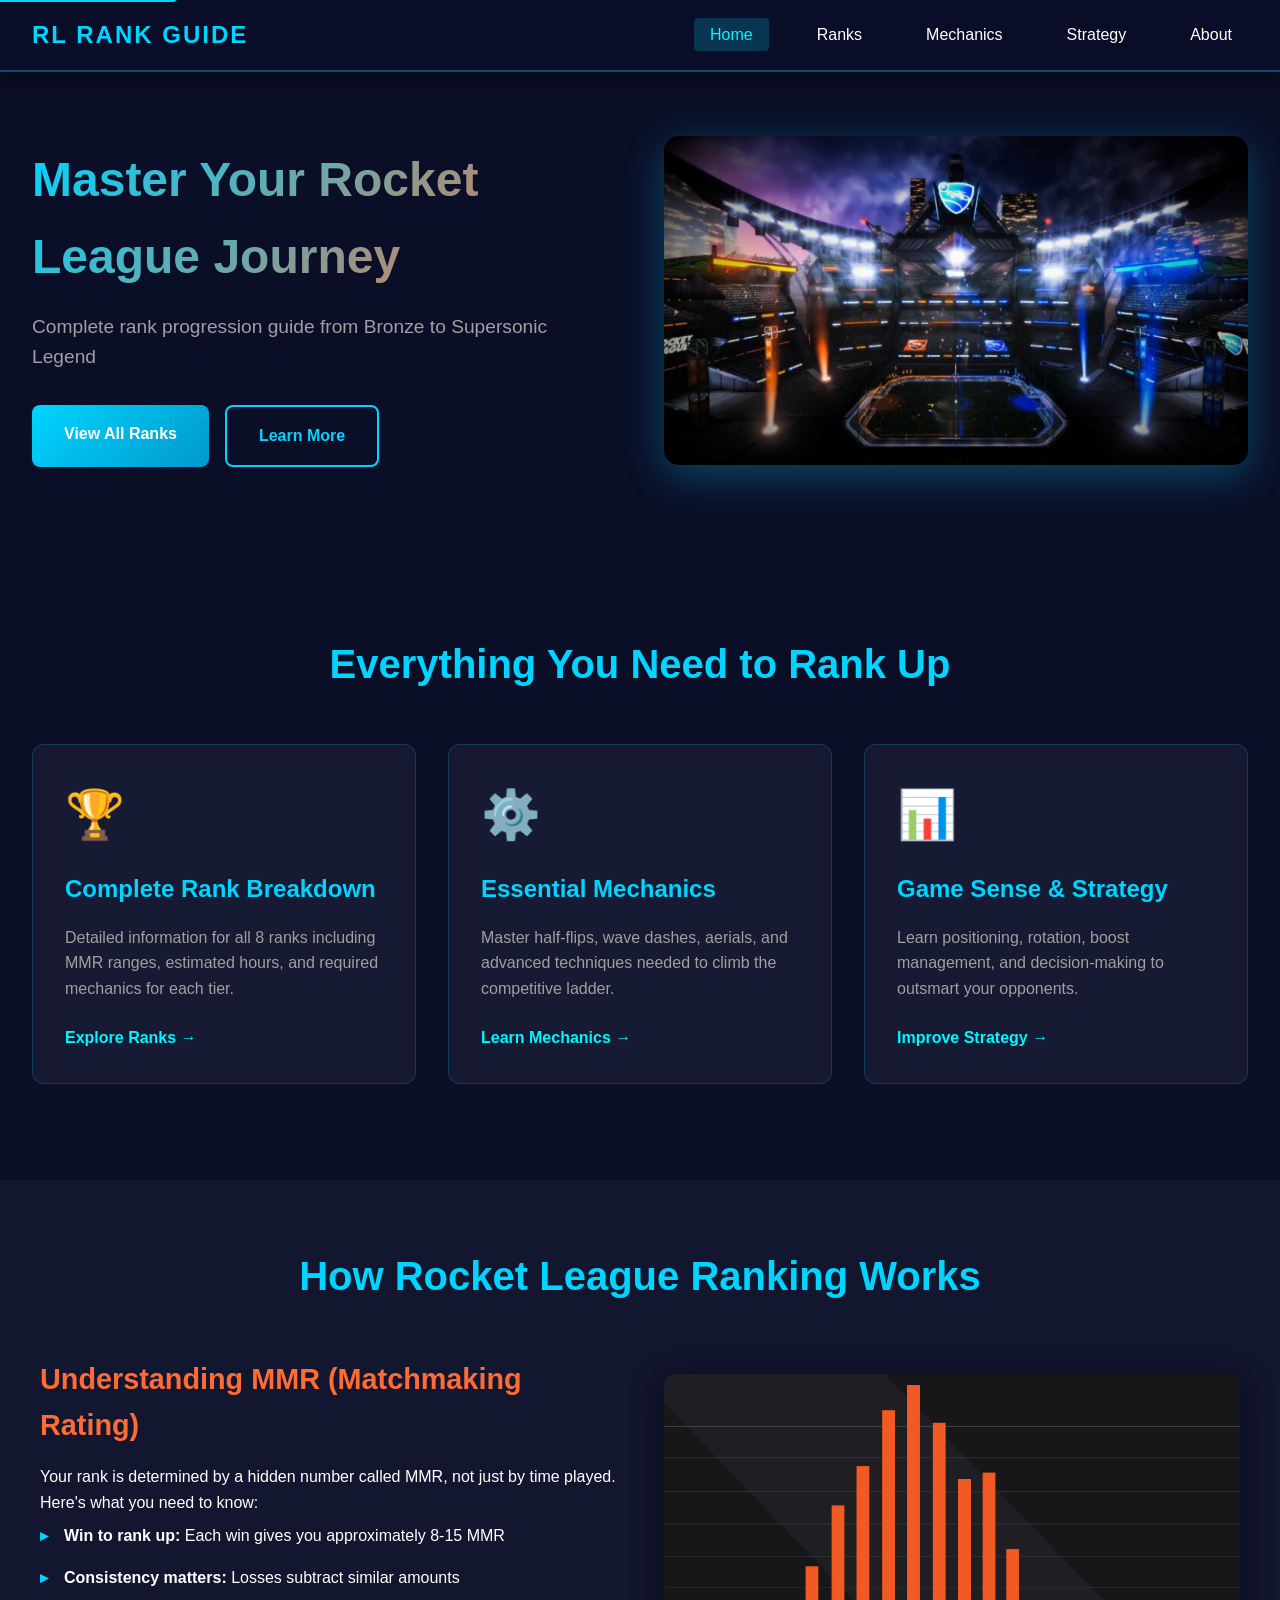
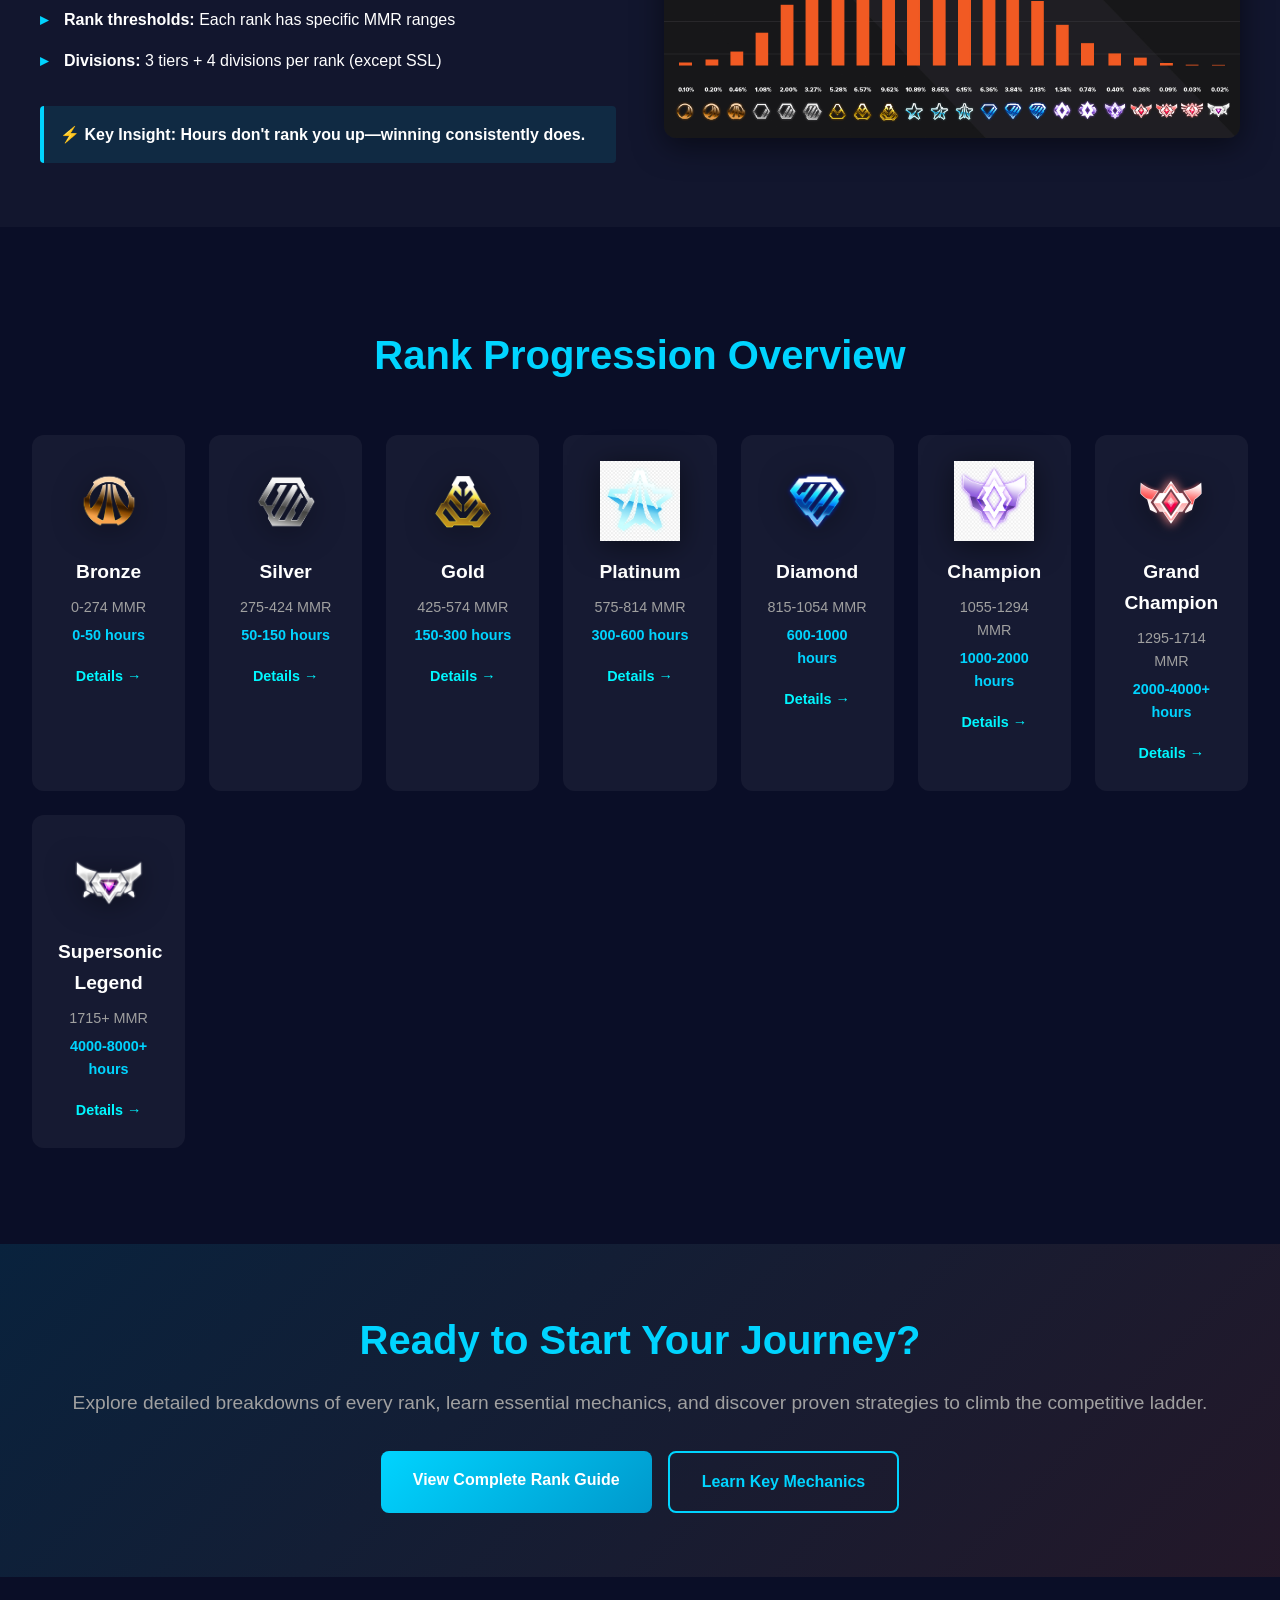
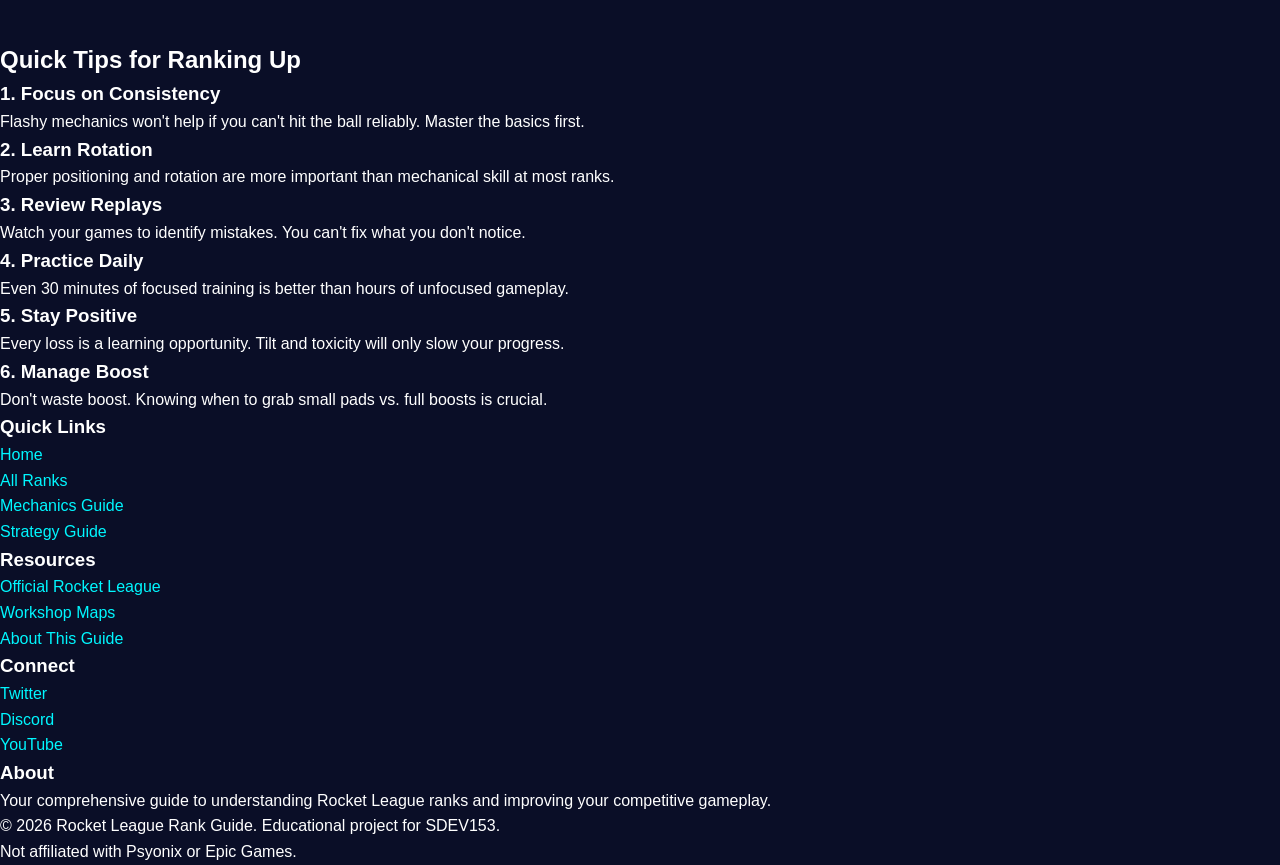
<file: index.html>
<!DOCTYPE html>
<html lang="en">
<head>
    <meta charset="UTF-8">
    <meta name="viewport" content="width=device-width, initial-scale=1.0">
    <meta name="description" content="Complete Rocket League rank progression guide from Bronze to Supersonic Legend">
    <title>Rocket League Rank Guide - Master Your Journey</title>
    <link rel="stylesheet" href="styles.css">
</head>
<body>
    <a href="#main-content" class="skip-link">Skip to main content</a>
    
    <header>
        <nav aria-label="Main navigation">
            <div class="nav-container">
                <a href="index.html" class="logo">RL Rank Guide</a>
                <button class="mobile-menu-toggle" aria-label="Toggle mobile menu" aria-expanded="false">
                    <span class="hamburger"></span>
                </button>
                <ul class="nav-menu">
                    <li><a href="index.html" class="active">Home</a></li>
                    <li><a href="ranks.html">Ranks</a></li>
                    <li><a href="mechanics.html">Mechanics</a></li>
                    <li><a href="strategy.html">Strategy</a></li>
                    <li><a href="about.html">About</a></li>
                </ul>
            </div>
        </nav>
    </header>
    
    <main id="main-content">
        <section class="hero">
            <div class="hero-content">
                <h1>Master Your Rocket League Journey</h1>
                <p class="hero-subtitle">Complete rank progression guide from Bronze to Supersonic Legend</p>
                <div class="hero-buttons">
                    <a href="ranks.html" class="btn-primary">View All Ranks</a>
                    <a href="#how-it-works" class="btn-secondary">Learn More</a>
                </div>
            </div>
            <div class="hero-image">
               <img src="images/rocket-league-arena.jpg" alt="Rocket League competitive arena with futuristic vehicles">
            </div>
        </section>

        <section class="features">
            <h2>Everything You Need to Rank Up</h2>
            <div class="features-grid">
                <div class="feature-card">
                    <div class="feature-icon">🏆</div>
                    <h3>Complete Rank Breakdown</h3>
                    <p>Detailed information for all 8 ranks including MMR ranges, estimated hours, and required mechanics for each tier.</p>
                    <a href="ranks.html" class="feature-link">Explore Ranks →</a>
                </div>
                <div class="feature-card">
                    <div class="feature-icon">⚙️</div>
                    <h3>Essential Mechanics</h3>
                    <p>Master half-flips, wave dashes, aerials, and advanced techniques needed to climb the competitive ladder.</p>
                    <a href="mechanics.html" class="feature-link">Learn Mechanics →</a>
                </div>
                <div class="feature-card">
                    <div class="feature-icon">📊</div>
                    <h3>Game Sense & Strategy</h3>
                    <p>Learn positioning, rotation, boost management, and decision-making to outsmart your opponents.</p>
                    <a href="strategy.html" class="feature-link">Improve Strategy →</a>
                </div>
            </div>
        </section>

        <section class="how-it-works" id="how-it-works">
            <h2>How Rocket League Ranking Works</h2>
            <div class="info-container">
                <div class="info-text">
                    <h3>Understanding MMR (Matchmaking Rating)</h3>
                    <p>Your rank is determined by a hidden number called MMR, not just by time played. Here's what you need to know:</p>
                    <ul>
                        <li><strong>Win to rank up:</strong> Each win gives you approximately 8-15 MMR</li>
                        <li><strong>Consistency matters:</strong> Losses subtract similar amounts</li>
                        <li><strong>Rank thresholds:</strong> Each rank has specific MMR ranges</li>
                        <li><strong>Divisions:</strong> 3 tiers + 4 divisions per rank (except SSL)</li>
                    </ul>
                    <p class="highlight">⚡ Key Insight: Hours don't rank you up—winning consistently does.</p>
                </div>
                <div class="info-visual">
                    <img src="images/mmr-distribution.jpg" alt="Visual diagram showing MMR distribution across all Rocket League ranks">
                </div>
            </div>
        </section>

        <section class="rank-overview">
            <h2>Rank Progression Overview</h2>
            <div class="rank-timeline">
                <div class="rank-item bronze">
                    <img src="images/bronze-badge.png" alt="Bronze rank badge" class="rank-badge">
                    <h3>Bronze</h3>
                    <p class="mmr">0-274 MMR</p>
                    <p class="hours">0-50 hours</p>
                    <a href="ranks.html#bronze" class="rank-link">Details →</a>
                </div>

                <div class="rank-item silver">
                    <img src="images/silver-badge.png" alt="Silver rank badge" class="rank-badge">
                    <h3>Silver</h3>
                    <p class="mmr">275-424 MMR</p>
                    <p class="hours">50-150 hours</p>
                    <a href="ranks.html#silver" class="rank-link">Details →</a>
                </div>

                <div class="rank-item gold">
                    <img src="images/gold-badge.png" alt="Gold rank badge" class="rank-badge">
                    <h3>Gold</h3>
                    <p class="mmr">425-574 MMR</p>
                    <p class="hours">150-300 hours</p>
                    <a href="ranks.html#gold" class="rank-link">Details →</a>
                </div>

                <div class="rank-item platinum">
                    <img src="images/platinum-badge.png" alt="Platinum rank badge" class="rank-badge">
                    <h3>Platinum</h3>
                    <p class="mmr">575-814 MMR</p>
                    <p class="hours">300-600 hours</p>
                    <a href="ranks.html#platinum" class="rank-link">Details →</a>
                </div>

                <div class="rank-item diamond">
                    <img src="images/diamond-badge.png" alt="Diamond rank badge" class="rank-badge">
                    <h3>Diamond</h3>
                    <p class="mmr">815-1054 MMR</p>
                    <p class="hours">600-1000 hours</p>
                    <a href="ranks.html#diamond" class="rank-link">Details →</a>
                </div>

                <div class="rank-item champion">
                    <img src="images/champion-badge.png" alt="Champion rank badge" class="rank-badge">
                    <h3>Champion</h3>
                    <p class="mmr">1055-1294 MMR</p>
                    <p class="hours">1000-2000 hours</p>
                    <a href="ranks.html#champion" class="rank-link">Details →</a>
                </div>

                <div class="rank-item gc">
                    <img src="images/gc-badge.png" alt="Grand Champion rank badge" class="rank-badge">
                    <h3>Grand Champion</h3>
                    <p class="mmr">1295-1714 MMR</p>
                    <p class="hours">2000-4000+ hours</p>
                    <a href="ranks.html#gc" class="rank-link">Details →</a>
                </div>

                <div class="rank-item ssl">
                    <img src="images/ssl-badge.png" alt="Supersonic Legend rank badge" class="rank-badge">
                    <h3>Supersonic Legend</h3>
                    <p class="mmr">1715+ MMR</p>
                    <p class="hours">4000-8000+ hours</p>
                    <a href="ranks.html#ssl" class="rank-link">Details →</a>
                </div>
            </div>
        </section>

        <section class="cta-section">
            <div class="cta-content">
                <h2>Ready to Start Your Journey?</h2>
                <p>Explore detailed breakdowns of every rank, learn essential mechanics, and discover proven strategies to climb the competitive ladder.</p>
                <div class="cta-buttons">
                    <a href="ranks.html" class="btn-primary">View Complete Rank Guide</a>
                    <a href="mechanics.html" class="btn-secondary">Learn Key Mechanics</a>
                </div>
            </div>
        </section>

        <section class="quick-tips">
            <h2>Quick Tips for Ranking Up</h2>
            <div class="tips-grid">
                <div class="tip-card">
                    <h3>1. Focus on Consistency</h3>
                    <p>Flashy mechanics won't help if you can't hit the ball reliably. Master the basics first.</p>
                </div>
                <div class="tip-card">
                    <h3>2. Learn Rotation</h3>
                    <p>Proper positioning and rotation are more important than mechanical skill at most ranks.</p>
                </div>
                <div class="tip-card">
                    <h3>3. Review Replays</h3>
                    <p>Watch your games to identify mistakes. You can't fix what you don't notice.</p>
                </div>
                <div class="tip-card">
                    <h3>4. Practice Daily</h3>
                    <p>Even 30 minutes of focused training is better than hours of unfocused gameplay.</p>
                </div>
                <div class="tip-card">
                    <h3>5. Stay Positive</h3>
                    <p>Every loss is a learning opportunity. Tilt and toxicity will only slow your progress.</p>
                </div>
                <div class="tip-card">
                    <h3>6. Manage Boost</h3>
                    <p>Don't waste boost. Knowing when to grab small pads vs. full boosts is crucial.</p>
                </div>
            </div>
        </section>
    </main>

    <footer>
        <div class="footer-content">
            <div class="footer-section">
                <h3>Quick Links</h3>
                <ul>
                    <li><a href="index.html">Home</a></li>
                    <li><a href="ranks.html">All Ranks</a></li>
                    <li><a href="mechanics.html">Mechanics Guide</a></li>
                    <li><a href="strategy.html">Strategy Guide</a></li>
                </ul>
            </div>
            <div class="footer-section">
                <h3>Resources</h3>
                <ul>
                    <li><a href="https://www.rocketleague.com" target="_blank" rel="noopener noreferrer">Official Rocket League</a></li>
                    <li><a href="https://steamcommunity.com/workshop/browse/?appid=252950" target="_blank" rel="noopener noreferrer">Workshop Maps</a></li>
                    <li><a href="about.html">About This Guide</a></li>
                </ul>
            </div>
            <div class="footer-section">
                <h3>Connect</h3>
                <ul class="social-links">
                    <li><a href="#" aria-label="Twitter">Twitter</a></li>
                    <li><a href="#" aria-label="Discord">Discord</a></li>
                    <li><a href="#" aria-label="YouTube">YouTube</a></li>
                </ul>
            </div>
            <div class="footer-section">
                <h3>About</h3>
                <p>Your comprehensive guide to understanding Rocket League ranks and improving your competitive gameplay.</p>
            </div>
        </div>
        <div class="footer-bottom">
            <p>© 2026 Rocket League Rank Guide. Educational project for SDEV153.</p>
            <p>Not affiliated with Psyonix or Epic Games.</p>
        </div>
    </footer>

    <script src="script.js"></script>
</body>
</html>
</file>
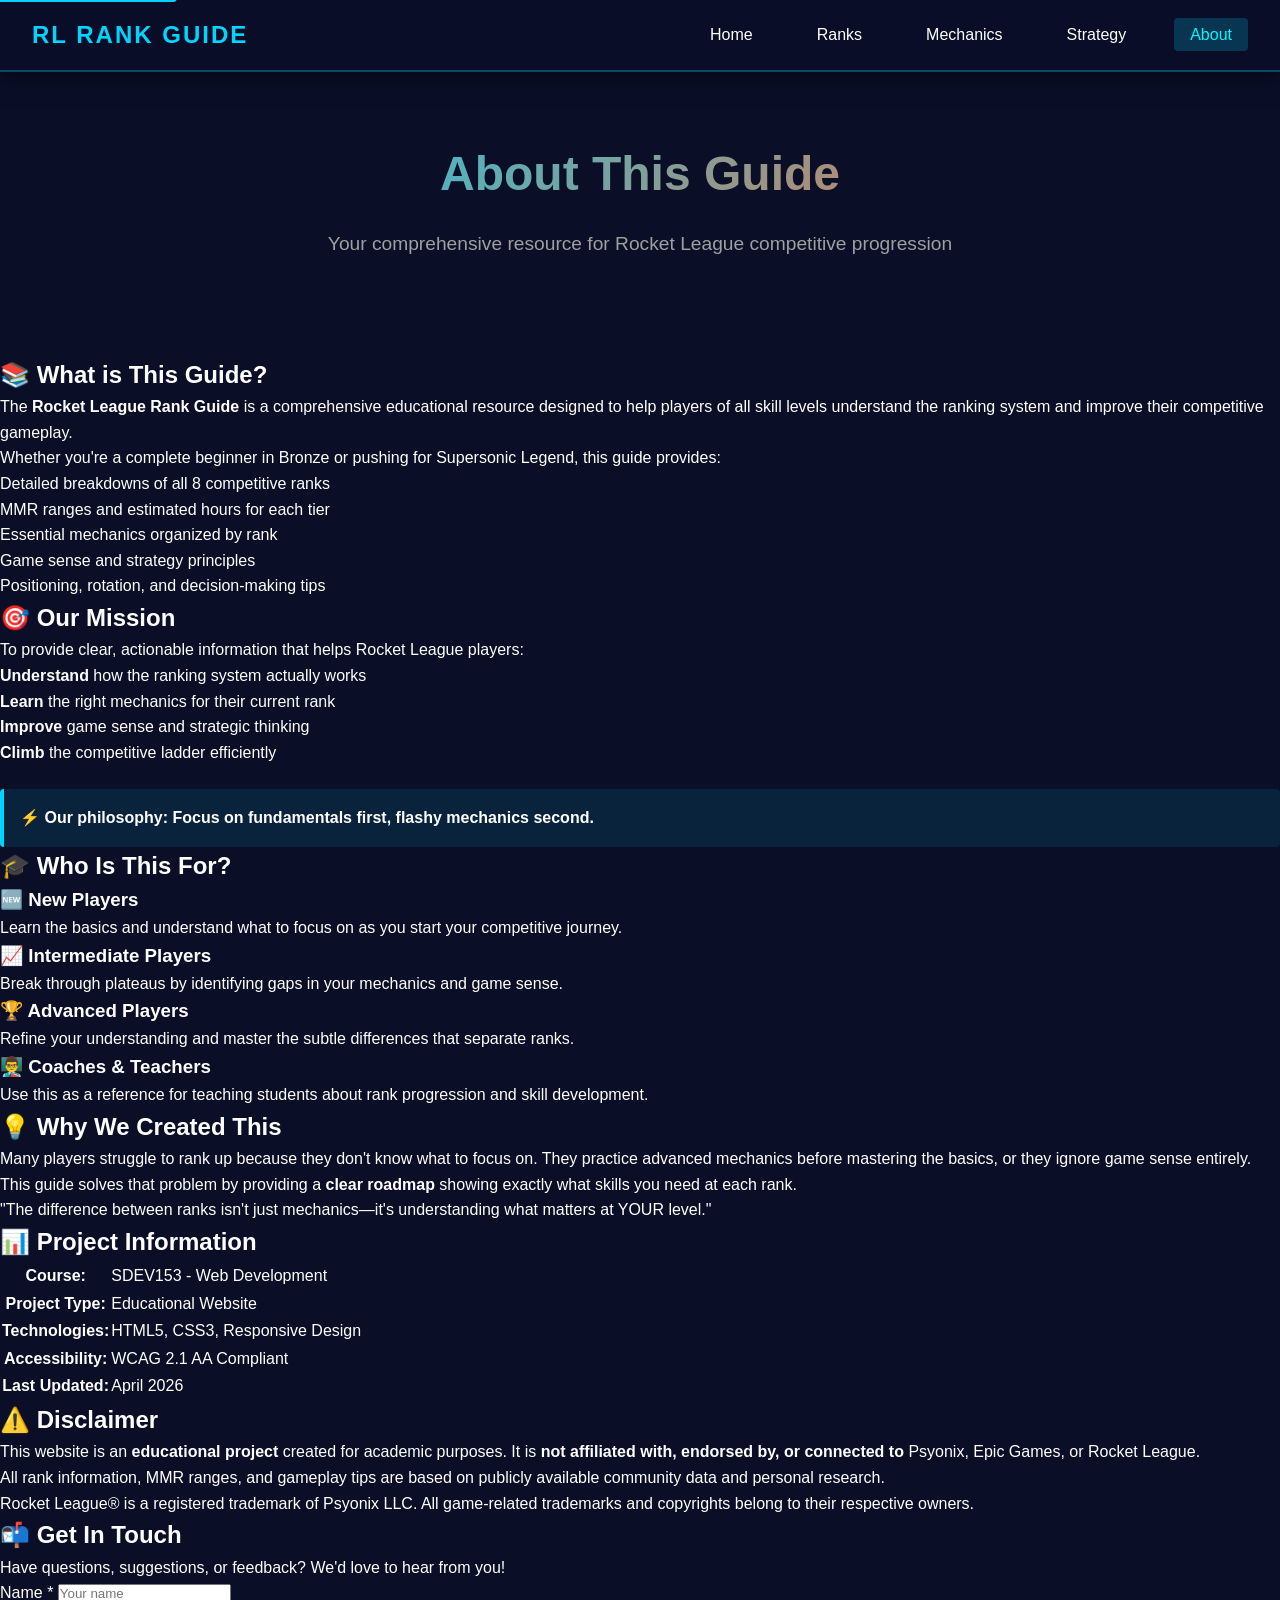
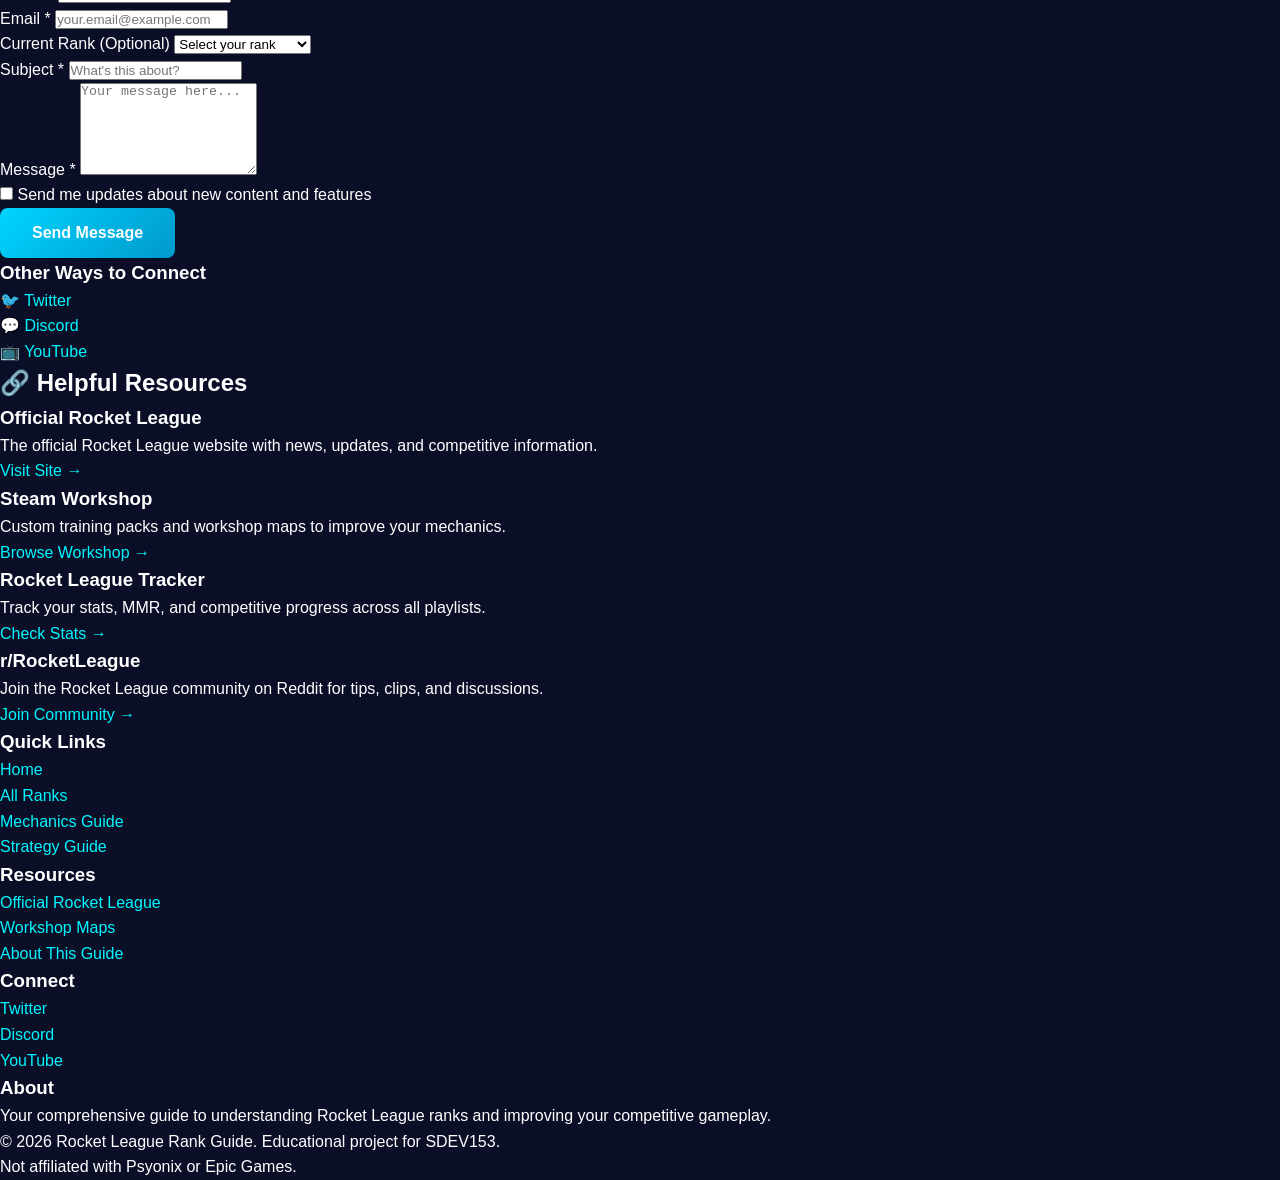
<file: about.html>
<!DOCTYPE html>
<html lang="en">
<head>
    <meta charset="UTF-8">
    <meta name="viewport" content="width=device-width, initial-scale=1.0">
    <meta name="description" content="About the Rocket League Rank Guide - Learn about this comprehensive ranking resource and get in touch">
    <title>About - Rocket League Rank Guide</title>
    <link rel="stylesheet" href="styles.css">
</head>
<body class="about-page">
    <a href="#main-content" class="skip-link">Skip to main content</a>
    
    <header>
        <nav aria-label="Main navigation">
            <div class="nav-container">
                <a href="index.html" class="logo">RL Rank Guide</a>
                <button class="mobile-menu-toggle" aria-label="Toggle mobile menu" aria-expanded="false">
                    <span class="hamburger"></span>
                </button>
                <ul class="nav-menu">
                    <li><a href="index.html">Home</a></li>
                    <li><a href="ranks.html">Ranks</a></li>
                    <li><a href="mechanics.html">Mechanics</a></li>
                    <li><a href="strategy.html">Strategy</a></li>
                    <li><a href="about.html" class="active">About</a></li>
                </ul>
            </div>
        </nav>
    </header>
    
    <main id="main-content">
        <section class="hero-section">
            <h1>About This Guide</h1>
            <p class="hero-subtitle">Your comprehensive resource for Rocket League competitive progression</p>
        </section>

        <section class="about-content">
            <div class="about-container">
                <article class="about-section">
                    <h2>📚 What is This Guide?</h2>
                    <p>The <strong>Rocket League Rank Guide</strong> is a comprehensive educational resource designed to help players of all skill levels understand the ranking system and improve their competitive gameplay.</p>
                    <p>Whether you're a complete beginner in Bronze or pushing for Supersonic Legend, this guide provides:</p>
                    <ul>
                        <li>Detailed breakdowns of all 8 competitive ranks</li>
                        <li>MMR ranges and estimated hours for each tier</li>
                        <li>Essential mechanics organized by rank</li>
                        <li>Game sense and strategy principles</li>
                        <li>Positioning, rotation, and decision-making tips</li>
                    </ul>
                </article>

                <article class="about-section">
                    <h2>🎯 Our Mission</h2>
                    <p>To provide clear, actionable information that helps Rocket League players:</p>
                    <ul>
                        <li><strong>Understand</strong> how the ranking system actually works</li>
                        <li><strong>Learn</strong> the right mechanics for their current rank</li>
                        <li><strong>Improve</strong> game sense and strategic thinking</li>
                        <li><strong>Climb</strong> the competitive ladder efficiently</li>
                    </ul>
                    <p class="highlight">⚡ Our philosophy: Focus on fundamentals first, flashy mechanics second.</p>
                </article>

                <article class="about-section">
                    <h2>🎓 Who Is This For?</h2>
                    <div class="audience-grid">
                        <div class="audience-card">
                            <h3>🆕 New Players</h3>
                            <p>Learn the basics and understand what to focus on as you start your competitive journey.</p>
                        </div>
                        <div class="audience-card">
                            <h3>📈 Intermediate Players</h3>
                            <p>Break through plateaus by identifying gaps in your mechanics and game sense.</p>
                        </div>
                        <div class="audience-card">
                            <h3>🏆 Advanced Players</h3>
                            <p>Refine your understanding and master the subtle differences that separate ranks.</p>
                        </div>
                        <div class="audience-card">
                            <h3>👨‍🏫 Coaches & Teachers</h3>
                            <p>Use this as a reference for teaching students about rank progression and skill development.</p>
                        </div>
                    </div>
                </article>

                <article class="about-section">
                    <h2>💡 Why We Created This</h2>
                    <p>Many players struggle to rank up because they don't know what to focus on. They practice advanced mechanics before mastering the basics, or they ignore game sense entirely.</p>
                    <p>This guide solves that problem by providing a <strong>clear roadmap</strong> showing exactly what skills you need at each rank.</p>
                    <blockquote class="quote">
                        "The difference between ranks isn't just mechanics—it's understanding what matters at YOUR level."
                    </blockquote>
                </article>

                <article class="about-section">
                    <h2>📊 Project Information</h2>
                    <table class="info-table">
                        <tbody>
                            <tr>
                                <th>Course:</th>
                                <td>SDEV153 - Web Development</td>
                            </tr>
                            <tr>
                                <th>Project Type:</th>
                                <td>Educational Website</td>
                            </tr>
                            <tr>
                                <th>Technologies:</th>
                                <td>HTML5, CSS3, Responsive Design</td>
                            </tr>
                            <tr>
                                <th>Accessibility:</th>
                                <td>WCAG 2.1 AA Compliant</td>
                            </tr>
                            <tr>
                                <th>Last Updated:</th>
                                <td>April 2026</td>
                            </tr>
                        </tbody>
                    </table>
                </article>

                <article class="about-section">
                    <h2>⚠️ Disclaimer</h2>
                    <p>This website is an <strong>educational project</strong> created for academic purposes. It is <strong>not affiliated with, endorsed by, or connected to</strong> Psyonix, Epic Games, or Rocket League.</p>
                    <p>All rank information, MMR ranges, and gameplay tips are based on publicly available community data and personal research.</p>
                    <p>Rocket League® is a registered trademark of Psyonix LLC. All game-related trademarks and copyrights belong to their respective owners.</p>
                </article>
            </div>
        </section>

        <!-- CONTACT FORM SECTION -->
        <section class="contact-section">
            <div class="contact-container">
                <h2>📬 Get In Touch</h2>
                <p>Have questions, suggestions, or feedback? We'd love to hear from you!</p>
                
                <form class="contact-form" action="https://formspree.io/f/YOUR_FORM_ID" method="POST">
                    <div class="form-group">
                        <label for="name">Name <span class="required">*</span></label>
                        <input type="text" id="name" name="name" required aria-required="true" placeholder="Your name">
                    </div>

                    <div class="form-group">
                        <label for="email">Email <span class="required">*</span></label>
                        <input type="email" id="email" name="email" required aria-required="true" placeholder="your.email@example.com">
                    </div>

                    <div class="form-group">
                        <label for="rank">Current Rank (Optional)</label>
                        <select id="rank" name="rank">
                            <option value="">Select your rank</option>
                            <option value="bronze">Bronze</option>
                            <option value="silver">Silver</option>
                            <option value="gold">Gold</option>
                            <option value="platinum">Platinum</option>
                            <option value="diamond">Diamond</option>
                            <option value="champion">Champion</option>
                            <option value="gc">Grand Champion</option>
                            <option value="ssl">Supersonic Legend</option>
                            <option value="unranked">Unranked</option>
                        </select>
                    </div>

                    <div class="form-group">
                        <label for="subject">Subject <span class="required">*</span></label>
                        <input type="text" id="subject" name="subject" required aria-required="true" placeholder="What's this about?">
                    </div>

                    <div class="form-group">
                        <label for="message">Message <span class="required">*</span></label>
                        <textarea id="message" name="message" rows="6" required aria-required="true" placeholder="Your message here..."></textarea>
                    </div>

                    <div class="form-group">
                        <label class="checkbox-label">
                            <input type="checkbox" name="newsletter" value="yes">
                            <span>Send me updates about new content and features</span>
                        </label>
                    </div>

                    <button type="submit" class="btn-primary">Send Message</button>
                </form>

                <div class="contact-info">
                    <h3>Other Ways to Connect</h3>
                    <ul class="social-links">
                        <li><a href="https://twitter.com" target="_blank" rel="noopener noreferrer">🐦 Twitter</a></li>
                        <li><a href="https://discord.com" target="_blank" rel="noopener noreferrer">💬 Discord</a></li>
                        <li><a href="https://youtube.com" target="_blank" rel="noopener noreferrer">📺 YouTube</a></li>
                    </ul>
                </div>
            </div>
        </section>

        <!-- RESOURCES SECTION -->
        <section class="resources-section">
            <div class="resources-container">
                <h2>🔗 Helpful Resources</h2>
                <div class="resources-grid">
                    <div class="resource-card">
                        <h3>Official Rocket League</h3>
                        <p>The official Rocket League website with news, updates, and competitive information.</p>
                        <a href="https://www.rocketleague.com" target="_blank" rel="noopener noreferrer" class="resource-link">Visit Site →</a>
                    </div>
                    <div class="resource-card">
                        <h3>Steam Workshop</h3>
                        <p>Custom training packs and workshop maps to improve your mechanics.</p>
                        <a href="https://steamcommunity.com/workshop/browse/?appid=252950" target="_blank" rel="noopener noreferrer" class="resource-link">Browse Workshop →</a>
                    </div>
                    <div class="resource-card">
                        <h3>Rocket League Tracker</h3>
                        <p>Track your stats, MMR, and competitive progress across all playlists.</p>
                        <a href="https://rocketleague.tracker.network" target="_blank" rel="noopener noreferrer" class="resource-link">Check Stats →</a>
                    </div>
                    <div class="resource-card">
                        <h3>r/RocketLeague</h3>
                        <p>Join the Rocket League community on Reddit for tips, clips, and discussions.</p>
                        <a href="https://reddit.com/r/RocketLeague" target="_blank" rel="noopener noreferrer" class="resource-link">Join Community →</a>
                    </div>
                </div>
            </div>
        </section>
    </main>

    <footer>
        <div class="footer-content">
            <div class="footer-section">
                <h3>Quick Links</h3>
                <ul>
                    <li><a href="index.html">Home</a></li>
                    <li><a href="ranks.html">All Ranks</a></li>
                    <li><a href="mechanics.html">Mechanics Guide</a></li>
                    <li><a href="strategy.html">Strategy Guide</a></li>
                </ul>
            </div>
            <div class="footer-section">
                <h3>Resources</h3>
                <ul>
                    <li><a href="https://www.rocketleague.com" target="_blank" rel="noopener noreferrer">Official Rocket League</a></li>
                    <li><a href="https://steamcommunity.com/workshop/browse/?appid=252950" target="_blank" rel="noopener noreferrer">Workshop Maps</a></li>
                    <li><a href="about.html">About This Guide</a></li>
                </ul>
            </div>
            <div class="footer-section">
                <h3>Connect</h3>
                <ul class="social-links">
                    <li><a href="#" aria-label="Twitter">Twitter</a></li>
                    <li><a href="#" aria-label="Discord">Discord</a></li>
                    <li><a href="#" aria-label="YouTube">YouTube</a></li>
                </ul>
            </div>
            <div class="footer-section">
                <h3>About</h3>
                <p>Your comprehensive guide to understanding Rocket League ranks and improving your competitive gameplay.</p>
            </div>
        </div>
        <div class="footer-bottom">
            <p>© 2026 Rocket League Rank Guide. Educational project for SDEV153.</p>
            <p>Not affiliated with Psyonix or Epic Games.</p>
        </div>
    </footer>
    
    <script src="script.js"></script>
</body>
</html>
</file>
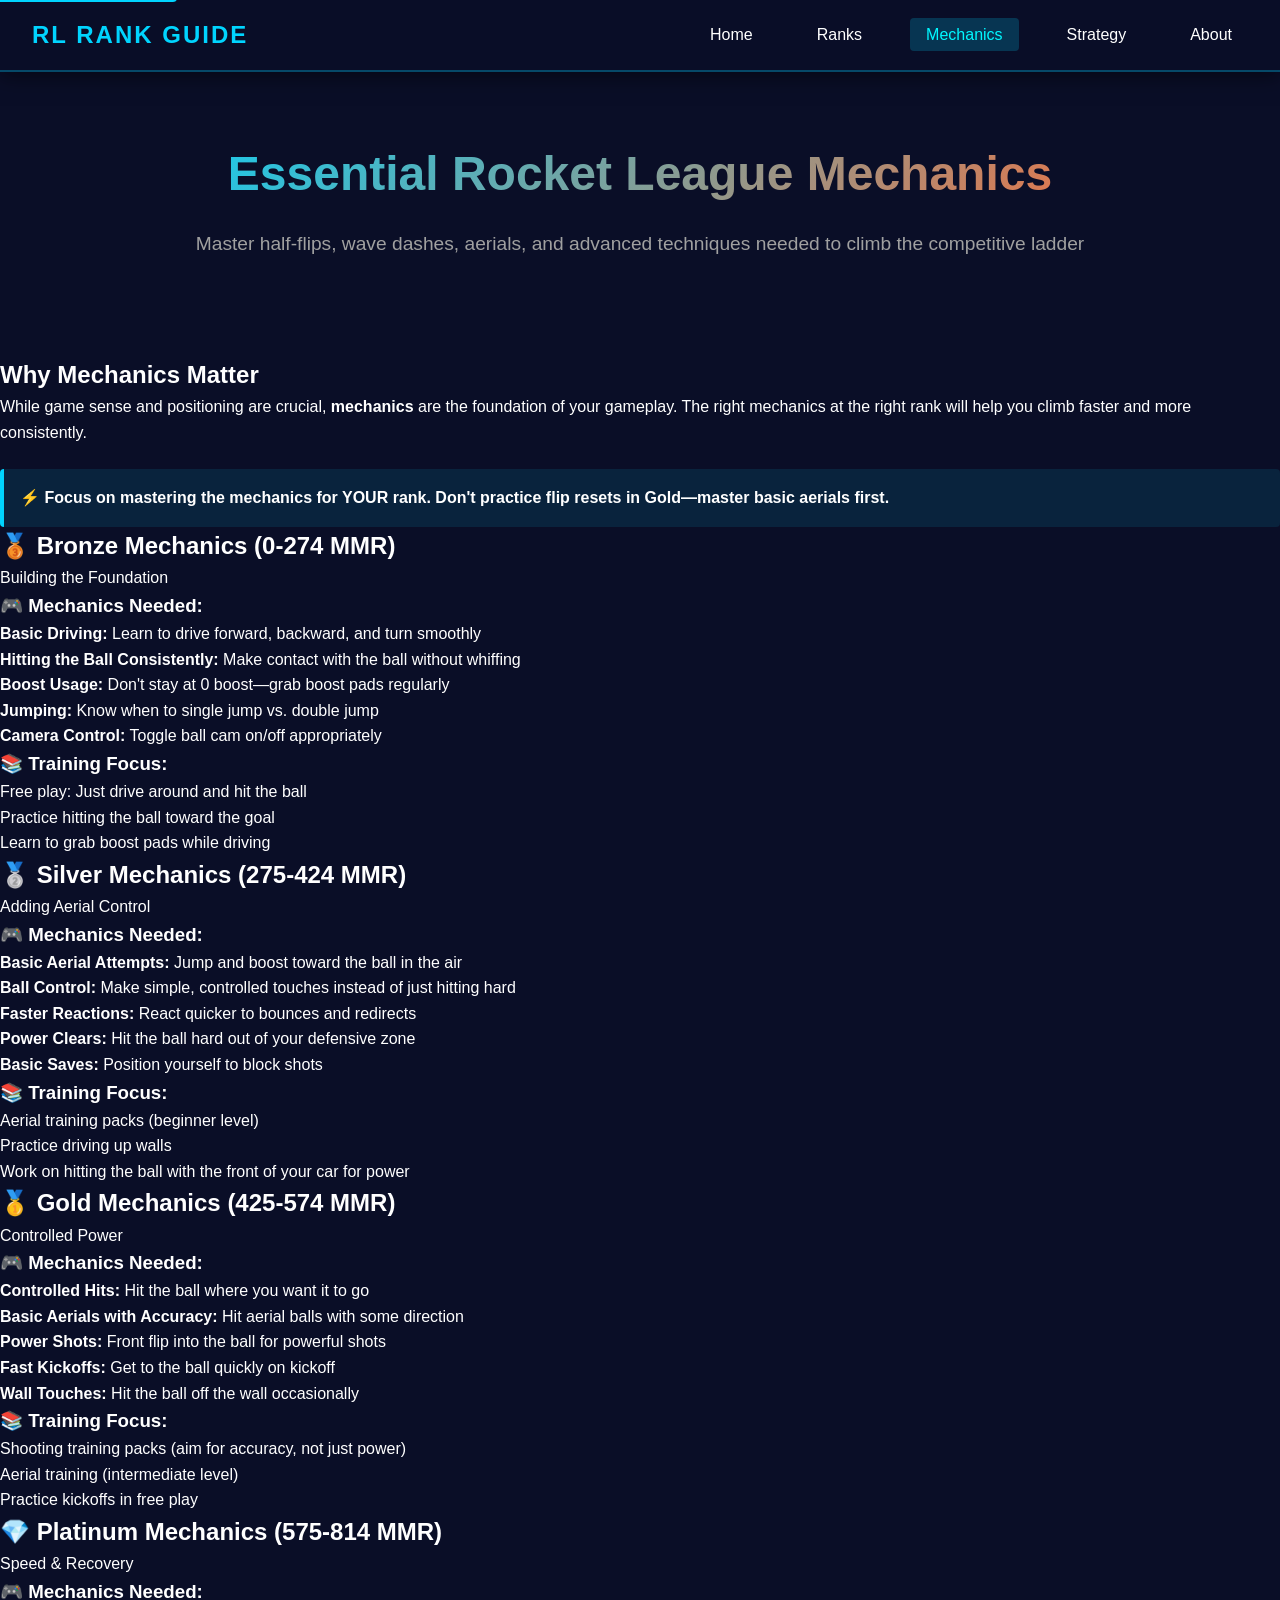
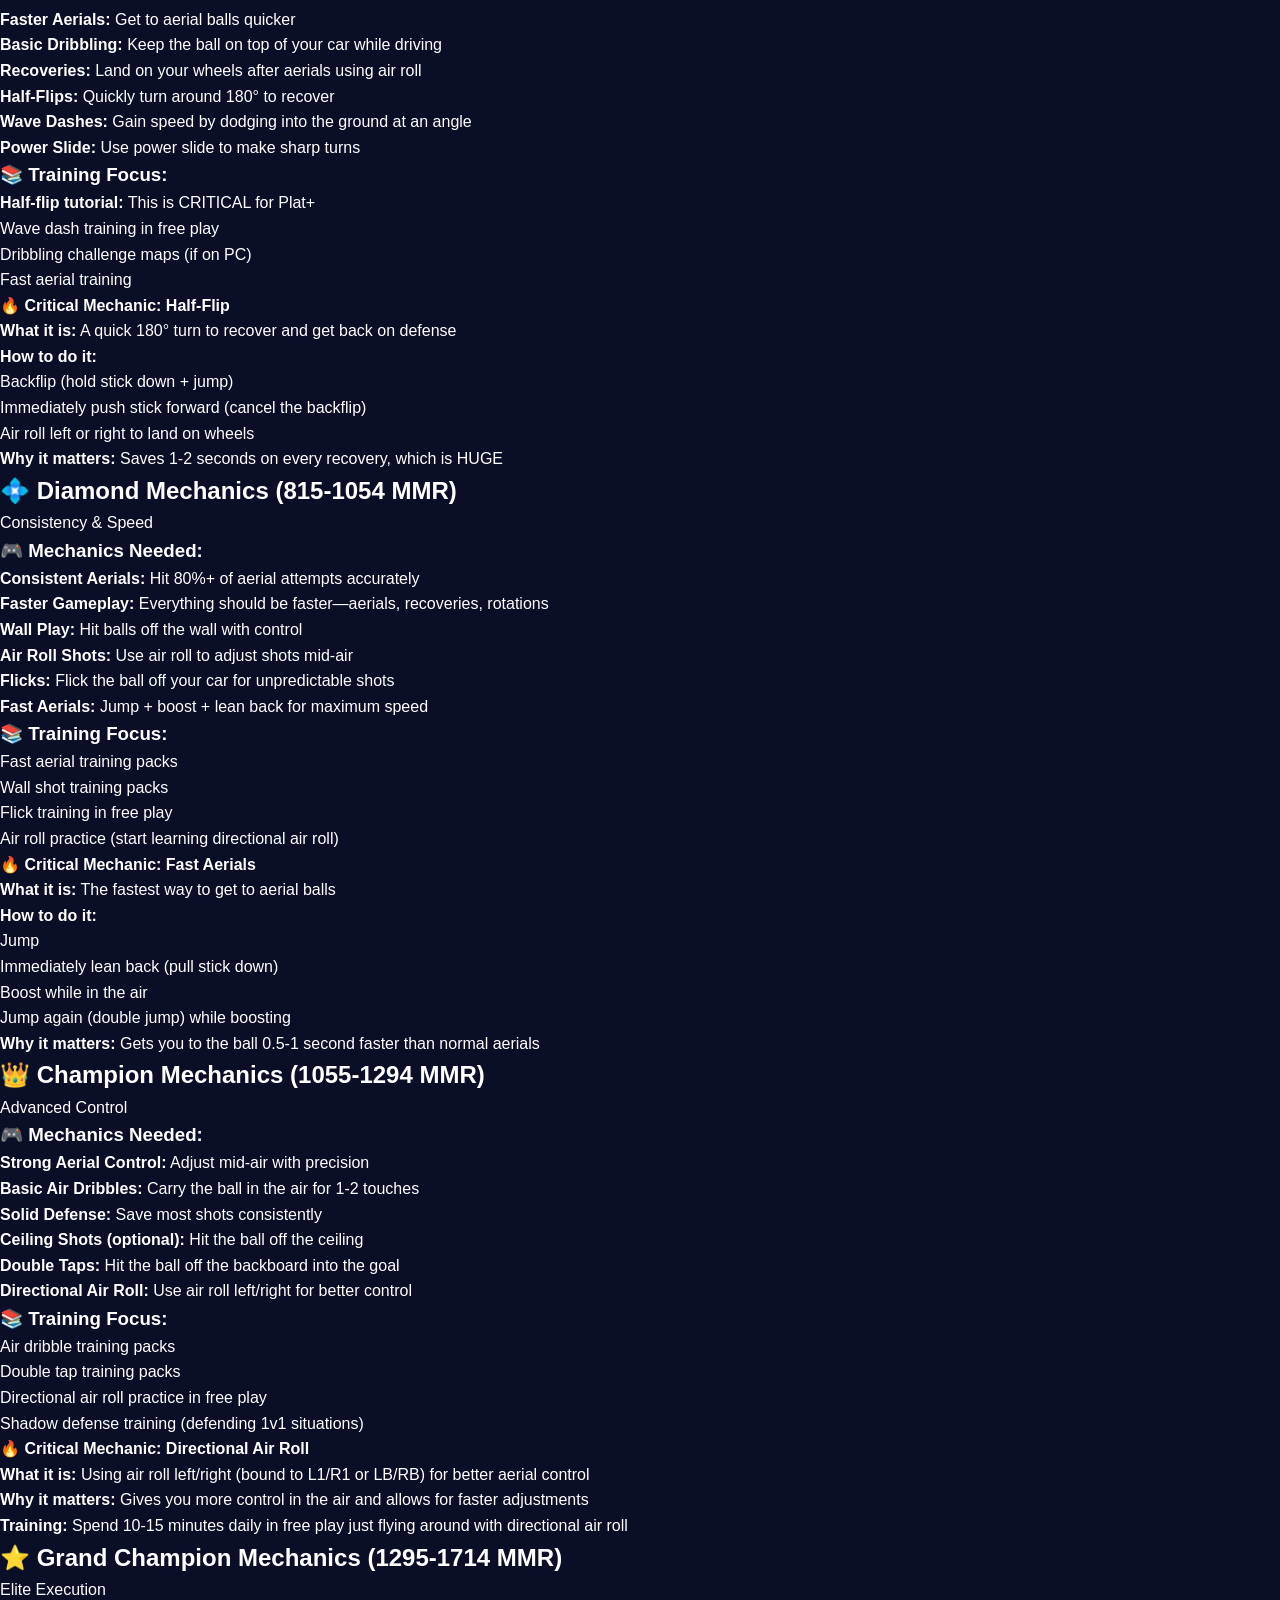
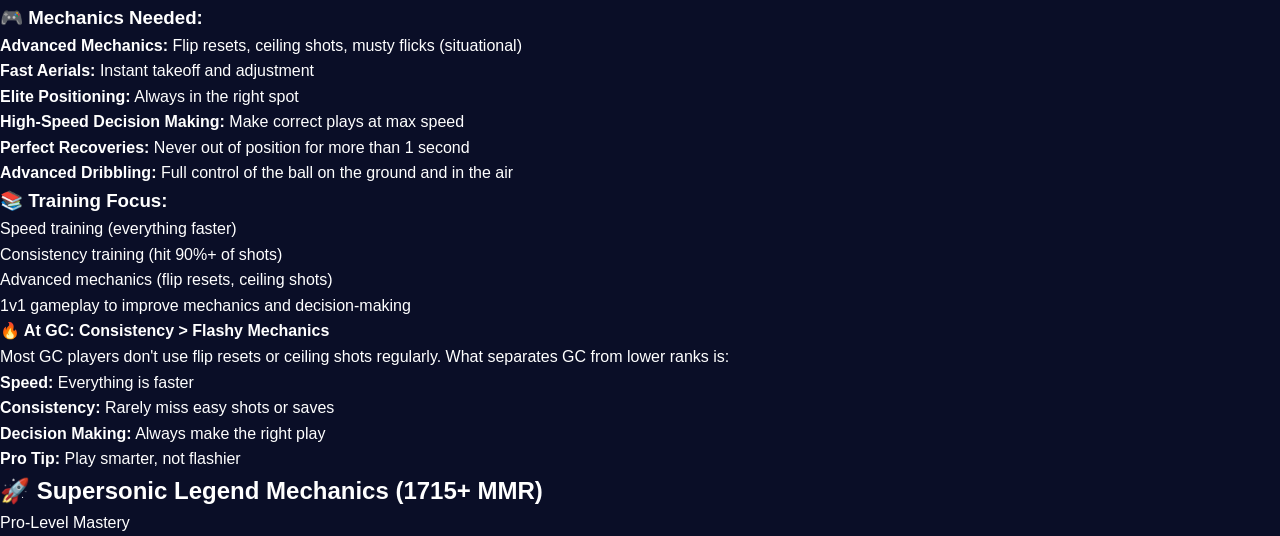
<file: mechanics.html>
<!DOCTYPE html>
<html lang="en">
<head>
    <meta charset="UTF-8">
    <meta name="viewport" content="width=device-width, initial-scale=1.0">
    <meta name="description" content="Essential Rocket League mechanics guide - Learn half-flips, wave dashes, aerials, and advanced techniques">
    <title>Essential Mechanics - Rocket League Rank Guide</title>
    <link rel="stylesheet" href="styles.css">
</head>
<body class="mechanics-page">
    <a href="#main-content" class="skip-link">Skip to main content</a>
    
    <header>
        <nav aria-label="Main navigation">
            <div class="nav-container">
                <a href="index.html" class="logo">RL Rank Guide</a>
                <button class="mobile-menu-toggle" aria-label="Toggle mobile menu" aria-expanded="false">
                    <span class="hamburger"></span>
                </button>
                <ul class="nav-menu">
                    <li><a href="index.html">Home</a></li>
                    <li><a href="ranks.html">Ranks</a></li>
                    <li><a href="mechanics.html" class="active">Mechanics</a></li>
                    <li><a href="strategy.html">Strategy</a></li>
                    <li><a href="about.html">About</a></li>
                </ul>
            </div>
        </nav>
    </header>
    
    <main id="main-content">
        <section class="hero-section">
            <h1>Essential Rocket League Mechanics</h1>
            <p class="hero-subtitle">Master half-flips, wave dashes, aerials, and advanced techniques needed to climb the competitive ladder</p>
        </section>

        <section class="mechanics-intro">
            <h2>Why Mechanics Matter</h2>
            <p>While game sense and positioning are crucial, <strong>mechanics</strong> are the foundation of your gameplay. The right mechanics at the right rank will help you climb faster and more consistently.</p>
            <p class="highlight">⚡ Focus on mastering the mechanics for YOUR rank. Don't practice flip resets in Gold—master basic aerials first.</p>
        </section>

        <!-- BRONZE MECHANICS -->
        <section class="mechanics-rank-section bronze" id="bronze">
            <div class="rank-header">
                <h2>🥉 Bronze Mechanics (0-274 MMR)</h2>
                <p class="rank-subtitle">Building the Foundation</p>
            </div>
            <div class="mechanics-content">
                <h3>🎮 Mechanics Needed:</h3>
                <ul class="mechanics-list">
                    <li><strong>Basic Driving:</strong> Learn to drive forward, backward, and turn smoothly</li>
                    <li><strong>Hitting the Ball Consistently:</strong> Make contact with the ball without whiffing</li>
                    <li><strong>Boost Usage:</strong> Don't stay at 0 boost—grab boost pads regularly</li>
                    <li><strong>Jumping:</strong> Know when to single jump vs. double jump</li>
                    <li><strong>Camera Control:</strong> Toggle ball cam on/off appropriately</li>
                </ul>
                
                <h3>📚 Training Focus:</h3>
                <ul>
                    <li>Free play: Just drive around and hit the ball</li>
                    <li>Practice hitting the ball toward the goal</li>
                    <li>Learn to grab boost pads while driving</li>
                </ul>
            </div>
        </section>

        <!-- SILVER MECHANICS -->
        <section class="mechanics-rank-section silver" id="silver">
            <div class="rank-header">
                <h2>🥈 Silver Mechanics (275-424 MMR)</h2>
                <p class="rank-subtitle">Adding Aerial Control</p>
            </div>
            <div class="mechanics-content">
                <h3>🎮 Mechanics Needed:</h3>
                <ul class="mechanics-list">
                    <li><strong>Basic Aerial Attempts:</strong> Jump and boost toward the ball in the air</li>
                    <li><strong>Ball Control:</strong> Make simple, controlled touches instead of just hitting hard</li>
                    <li><strong>Faster Reactions:</strong> React quicker to bounces and redirects</li>
                    <li><strong>Power Clears:</strong> Hit the ball hard out of your defensive zone</li>
                    <li><strong>Basic Saves:</strong> Position yourself to block shots</li>
                </ul>
                
                <h3>📚 Training Focus:</h3>
                <ul>
                    <li>Aerial training packs (beginner level)</li>
                    <li>Practice driving up walls</li>
                    <li>Work on hitting the ball with the front of your car for power</li>
                </ul>
            </div>
        </section>

        <!-- GOLD MECHANICS -->
        <section class="mechanics-rank-section gold" id="gold">
            <div class="rank-header">
                <h2>🥇 Gold Mechanics (425-574 MMR)</h2>
                <p class="rank-subtitle">Controlled Power</p>
            </div>
            <div class="mechanics-content">
                <h3>🎮 Mechanics Needed:</h3>
                <ul class="mechanics-list">
                    <li><strong>Controlled Hits:</strong> Hit the ball where you want it to go</li>
                    <li><strong>Basic Aerials with Accuracy:</strong> Hit aerial balls with some direction</li>
                    <li><strong>Power Shots:</strong> Front flip into the ball for powerful shots</li>
                    <li><strong>Fast Kickoffs:</strong> Get to the ball quickly on kickoff</li>
                    <li><strong>Wall Touches:</strong> Hit the ball off the wall occasionally</li>
                </ul>
                
                <h3>📚 Training Focus:</h3>
                <ul>
                    <li>Shooting training packs (aim for accuracy, not just power)</li>
                    <li>Aerial training (intermediate level)</li>
                    <li>Practice kickoffs in free play</li>
                </ul>
            </div>
        </section>

        <!-- PLATINUM MECHANICS -->
        <section class="mechanics-rank-section platinum" id="platinum">
            <div class="rank-header">
                <h2>💎 Platinum Mechanics (575-814 MMR)</h2>
                <p class="rank-subtitle">Speed & Recovery</p>
            </div>
            <div class="mechanics-content">
                <h3>🎮 Mechanics Needed:</h3>
                <ul class="mechanics-list">
                    <li><strong>Faster Aerials:</strong> Get to aerial balls quicker</li>
                    <li><strong>Basic Dribbling:</strong> Keep the ball on top of your car while driving</li>
                    <li><strong>Recoveries:</strong> Land on your wheels after aerials using air roll</li>
                    <li><strong>Half-Flips:</strong> Quickly turn around 180° to recover</li>
                    <li><strong>Wave Dashes:</strong> Gain speed by dodging into the ground at an angle</li>
                    <li><strong>Power Slide:</strong> Use power slide to make sharp turns</li>
                </ul>
                
                <h3>📚 Training Focus:</h3>
                <ul>
                    <li><strong>Half-flip tutorial:</strong> This is CRITICAL for Plat+</li>
                    <li>Wave dash training in free play</li>
                    <li>Dribbling challenge maps (if on PC)</li>
                    <li>Fast aerial training</li>
                </ul>

                <div class="mechanic-spotlight">
                    <h4>🔥 Critical Mechanic: Half-Flip</h4>
                    <p><strong>What it is:</strong> A quick 180° turn to recover and get back on defense</p>
                    <p><strong>How to do it:</strong></p>
                    <ol>
                        <li>Backflip (hold stick down + jump)</li>
                        <li>Immediately push stick forward (cancel the backflip)</li>
                        <li>Air roll left or right to land on wheels</li>
                    </ol>
                    <p><strong>Why it matters:</strong> Saves 1-2 seconds on every recovery, which is HUGE</p>
                </div>
            </div>
        </section>

        <!-- DIAMOND MECHANICS -->
        <section class="mechanics-rank-section diamond" id="diamond">
            <div class="rank-header">
                <h2>💠 Diamond Mechanics (815-1054 MMR)</h2>
                <p class="rank-subtitle">Consistency & Speed</p>
            </div>
            <div class="mechanics-content">
                <h3>🎮 Mechanics Needed:</h3>
                <ul class="mechanics-list">
                    <li><strong>Consistent Aerials:</strong> Hit 80%+ of aerial attempts accurately</li>
                    <li><strong>Faster Gameplay:</strong> Everything should be faster—aerials, recoveries, rotations</li>
                    <li><strong>Wall Play:</strong> Hit balls off the wall with control</li>
                    <li><strong>Air Roll Shots:</strong> Use air roll to adjust shots mid-air</li>
                    <li><strong>Flicks:</strong> Flick the ball off your car for unpredictable shots</li>
                    <li><strong>Fast Aerials:</strong> Jump + boost + lean back for maximum speed</li>
                </ul>
                
                <h3>📚 Training Focus:</h3>
                <ul>
                    <li>Fast aerial training packs</li>
                    <li>Wall shot training packs</li>
                    <li>Flick training in free play</li>
                    <li>Air roll practice (start learning directional air roll)</li>
                </ul>

                <div class="mechanic-spotlight">
                    <h4>🔥 Critical Mechanic: Fast Aerials</h4>
                    <p><strong>What it is:</strong> The fastest way to get to aerial balls</p>
                    <p><strong>How to do it:</strong></p>
                    <ol>
                        <li>Jump</li>
                        <li>Immediately lean back (pull stick down)</li>
                        <li>Boost while in the air</li>
                        <li>Jump again (double jump) while boosting</li>
                    </ol>
                    <p><strong>Why it matters:</strong> Gets you to the ball 0.5-1 second faster than normal aerials</p>
                </div>
            </div>
        </section>

        <!-- CHAMPION MECHANICS -->
        <section class="mechanics-rank-section champion" id="champion">
            <div class="rank-header">
                <h2>👑 Champion Mechanics (1055-1294 MMR)</h2>
                <p class="rank-subtitle">Advanced Control</p>
            </div>
            <div class="mechanics-content">
                <h3>🎮 Mechanics Needed:</h3>
                <ul class="mechanics-list">
                    <li><strong>Strong Aerial Control:</strong> Adjust mid-air with precision</li>
                    <li><strong>Basic Air Dribbles:</strong> Carry the ball in the air for 1-2 touches</li>
                    <li><strong>Solid Defense:</strong> Save most shots consistently</li>
                    <li><strong>Ceiling Shots (optional):</strong> Hit the ball off the ceiling</li>
                    <li><strong>Double Taps:</strong> Hit the ball off the backboard into the goal</li>
                    <li><strong>Directional Air Roll:</strong> Use air roll left/right for better control</li>
                </ul>
                
                <h3>📚 Training Focus:</h3>
                <ul>
                    <li>Air dribble training packs</li>
                    <li>Double tap training packs</li>
                    <li>Directional air roll practice in free play</li>
                    <li>Shadow defense training (defending 1v1 situations)</li>
                </ul>

                <div class="mechanic-spotlight">
                    <h4>🔥 Critical Mechanic: Directional Air Roll</h4>
                    <p><strong>What it is:</strong> Using air roll left/right (bound to L1/R1 or LB/RB) for better aerial control</p>
                    <p><strong>Why it matters:</strong> Gives you more control in the air and allows for faster adjustments</p>
                    <p><strong>Training:</strong> Spend 10-15 minutes daily in free play just flying around with directional air roll</p>
                </div>
            </div>
        </section>

        <!-- GRAND CHAMPION MECHANICS -->
        <section class="mechanics-rank-section gc" id="gc">
            <div class="rank-header">
                <h2>⭐ Grand Champion Mechanics (1295-1714 MMR)</h2>
                <p class="rank-subtitle">Elite Execution</p>
            </div>
            <div class="mechanics-content">
                <h3>🎮 Mechanics Needed:</h3>
                <ul class="mechanics-list">
                    <li><strong>Advanced Mechanics:</strong> Flip resets, ceiling shots, musty flicks (situational)</li>
                    <li><strong>Fast Aerials:</strong> Instant takeoff and adjustment</li>
                    <li><strong>Elite Positioning:</strong> Always in the right spot</li>
                    <li><strong>High-Speed Decision Making:</strong> Make correct plays at max speed</li>
                    <li><strong>Perfect Recoveries:</strong> Never out of position for more than 1 second</li>
                    <li><strong>Advanced Dribbling:</strong> Full control of the ball on the ground and in the air</li>
                </ul>
                
                <h3>📚 Training Focus:</h3>
                <ul>
                    <li>Speed training (everything faster)</li>
                    <li>Consistency training (hit 90%+ of shots)</li>
                    <li>Advanced mechanics (flip resets, ceiling shots)</li>
                    <li>1v1 gameplay to improve mechanics and decision-making</li>
                </ul>

                <div class="mechanic-spotlight">
                    <h4>🔥 At GC: Consistency > Flashy Mechanics</h4>
                    <p>Most GC players don't use flip resets or ceiling shots regularly. What separates GC from lower ranks is:</p>
                    <ul>
                        <li><strong>Speed:</strong> Everything is faster</li>
                        <li><strong>Consistency:</strong> Rarely miss easy shots or saves</li>
                        <li><strong>Decision Making:</strong> Always make the right play</li>
                    </ul>
                    <p><strong>Pro Tip:</strong> Play smarter, not flashier</p>
                </div>
            </div>
        </section>

        <!-- SUPERSONIC LEGEND MECHANICS -->
        <section class="mechanics-rank-section ssl" id="ssl">
            <div class="rank-header">
                <h2>🚀 Supersonic Legend Mechanics (1715+ MMR)</h2>
                <p class="rank-subtitle">Pro-Level Mastery</p>
            </div>
            <div class="mechanics-content">
</file>
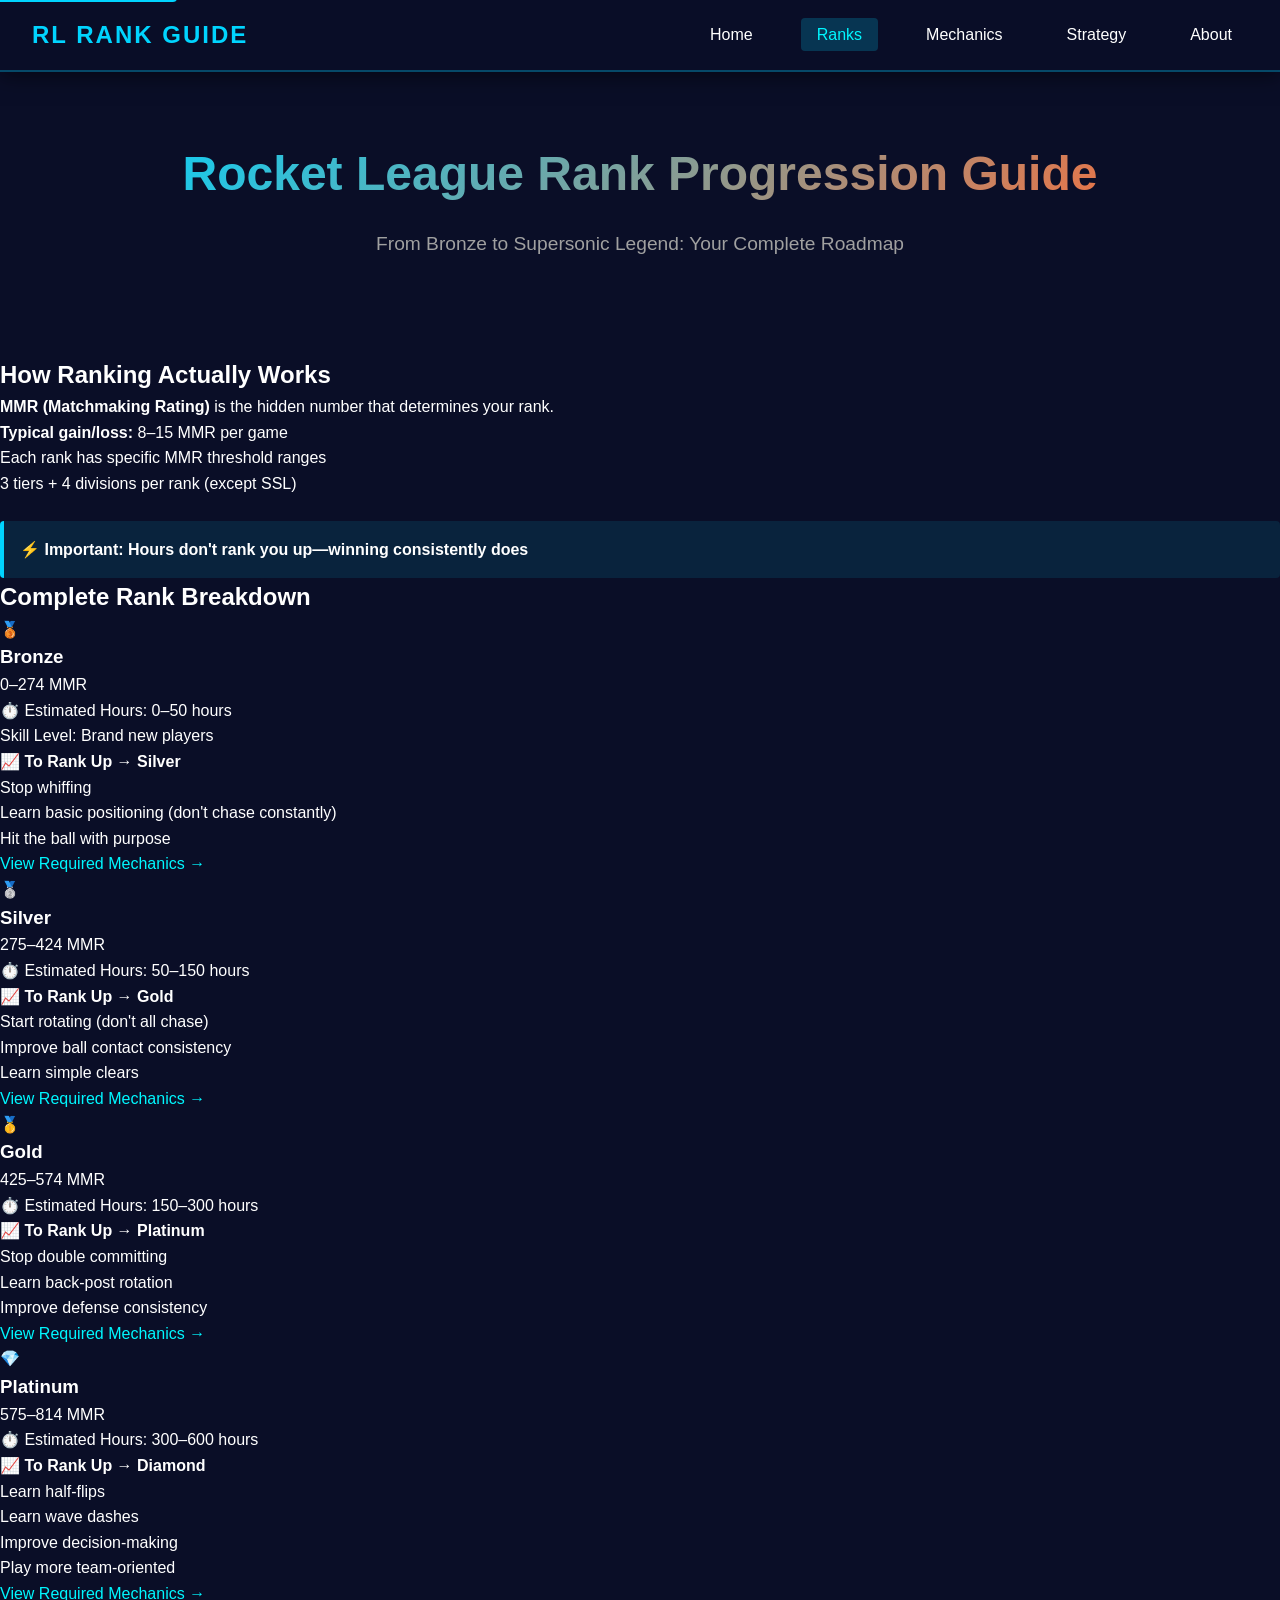
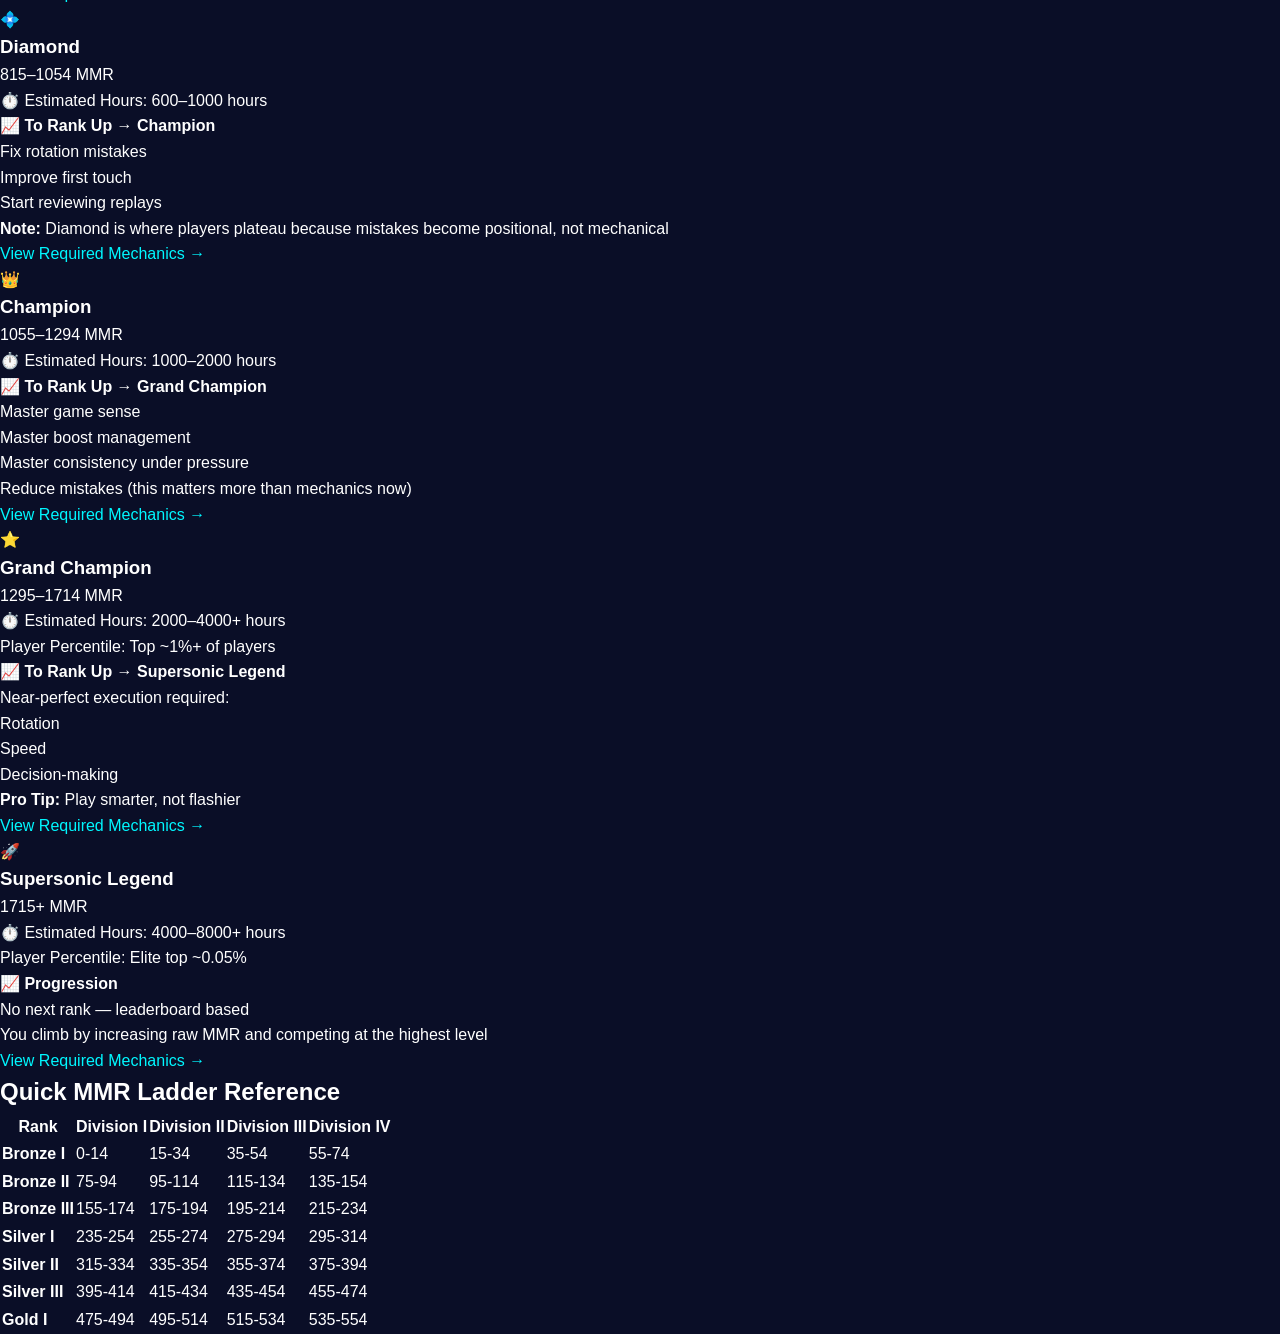
<file: ranks.html>
<!DOCTYPE html>
<html lang="en">
<head>
    <meta charset="UTF-8">
    <meta name="viewport" content="width=device-width, initial-scale=1.0">
    <meta name="description" content="Complete Rocket League rank progression guide from Bronze to Supersonic Legend with MMR ranges and estimated hours">
    <title>Rocket League Ranks Guide - Complete Breakdown</title>
    <link rel="stylesheet" href="styles.css">
</head>
<body class="ranks-page">
    <a href="#main-content" class="skip-link">Skip to main content</a>
    
    <header>
        <nav aria-label="Main navigation">
            <div class="nav-container">
                <a href="index.html" class="logo">RL Rank Guide</a>
                <button class="mobile-menu-toggle" aria-label="Toggle mobile menu" aria-expanded="false">
                    <span class="hamburger"></span>
                </button>
                <ul class="nav-menu">
                    <li><a href="index.html">Home</a></li>
                    <li><a href="ranks.html" class="active">Ranks</a></li>
                    <li><a href="mechanics.html">Mechanics</a></li>
                    <li><a href="strategy.html">Strategy</a></li>
                    <li><a href="about.html">About</a></li>
                </ul>
            </div>
        </nav>
    </header>
    
    <main id="main-content">
        <section class="hero-section">
            <h1>Rocket League Rank Progression Guide</h1>
            <p class="hero-subtitle">From Bronze to Supersonic Legend: Your Complete Roadmap</p>
        </section>

        <section class="how-ranking-works">
            <h2>How Ranking Actually Works</h2>
            <div class="ranking-info">
                <p><strong>MMR (Matchmaking Rating)</strong> is the hidden number that determines your rank.</p>
                <ul>
                    <li><strong>Typical gain/loss:</strong> 8–15 MMR per game</li>
                    <li>Each rank has specific MMR threshold ranges</li>
                    <li>3 tiers + 4 divisions per rank (except SSL)</li>
                </ul>
                <p class="highlight">⚡ Important: Hours don't rank you up—winning consistently does</p>
            </div>
        </section>

        <section class="ranks-breakdown">
            <h2>Complete Rank Breakdown</h2>

            <!-- BRONZE -->
            <article class="rank-card bronze" id="bronze">
                <div class="rank-header">
                    <div class="rank-icon">🥉</div>
                    <div class="rank-info">
                        <h3>Bronze</h3>
                        <p class="mmr-range">0–274 MMR</p>
                    </div>
                </div>
                <div class="rank-content">
                    <div class="stat-item">
                        <span class="stat-label">⏱️ Estimated Hours:</span>
                        <span class="stat-value">0–50 hours</span>
                    </div>
                    <div class="stat-item">
                        <span class="stat-label">Skill Level:</span>
                        <span class="stat-value">Brand new players</span>
                    </div>
                    <div class="rank-tips">
                        <h4>📈 To Rank Up → Silver</h4>
                        <ul>
                            <li>Stop whiffing</li>
                            <li>Learn basic positioning (don't chase constantly)</li>
                            <li>Hit the ball with purpose</li>
                        </ul>
                    </div>
                    <a href="mechanics.html#bronze" class="learn-mechanics-btn">View Required Mechanics →</a>
                </div>
            </article>

            <!-- SILVER -->
            <article class="rank-card silver" id="silver">
                <div class="rank-header">
                    <div class="rank-icon">🥈</div>
                    <div class="rank-info">
                        <h3>Silver</h3>
                        <p class="mmr-range">275–424 MMR</p>
                    </div>
                </div>
                <div class="rank-content">
                    <div class="stat-item">
                        <span class="stat-label">⏱️ Estimated Hours:</span>
                        <span class="stat-value">50–150 hours</span>
                    </div>
                    <div class="rank-tips">
                        <h4>📈 To Rank Up → Gold</h4>
                        <ul>
                            <li>Start rotating (don't all chase)</li>
                            <li>Improve ball contact consistency</li>
                            <li>Learn simple clears</li>
                        </ul>
                    </div>
                    <a href="mechanics.html#silver" class="learn-mechanics-btn">View Required Mechanics →</a>
                </div>
            </article>

            <!-- GOLD -->
            <article class="rank-card gold" id="gold">
                <div class="rank-header">
                    <div class="rank-icon">🥇</div>
                    <div class="rank-info">
                        <h3>Gold</h3>
                        <p class="mmr-range">425–574 MMR</p>
                    </div>
                </div>
                <div class="rank-content">
                    <div class="stat-item">
                        <span class="stat-label">⏱️ Estimated Hours:</span>
                        <span class="stat-value">150–300 hours</span>
                    </div>
                    <div class="rank-tips">
                        <h4>📈 To Rank Up → Platinum</h4>
                        <ul>
                            <li>Stop double committing</li>
                            <li>Learn back-post rotation</li>
                            <li>Improve defense consistency</li>
                        </ul>
                    </div>
                    <a href="mechanics.html#gold" class="learn-mechanics-btn">View Required Mechanics →</a>
                </div>
            </article>

            <!-- PLATINUM -->
            <article class="rank-card platinum" id="platinum">
                <div class="rank-header">
                    <div class="rank-icon">💎</div>
                    <div class="rank-info">
                        <h3>Platinum</h3>
                        <p class="mmr-range">575–814 MMR</p>
                    </div>
                </div>
                <div class="rank-content">
                    <div class="stat-item">
                        <span class="stat-label">⏱️ Estimated Hours:</span>
                        <span class="stat-value">300–600 hours</span>
                    </div>
                    <div class="rank-tips">
                        <h4>📈 To Rank Up → Diamond</h4>
                        <ul>
                            <li>Learn half-flips</li>
                            <li>Learn wave dashes</li>
                            <li>Improve decision-making</li>
                            <li>Play more team-oriented</li>
                        </ul>
                    </div>
                    <a href="mechanics.html#platinum" class="learn-mechanics-btn">View Required Mechanics →</a>
                </div>
            </article>

            <!-- DIAMOND -->
            <article class="rank-card diamond" id="diamond">
                <div class="rank-header">
                    <div class="rank-icon">💠</div>
                    <div class="rank-info">
                        <h3>Diamond</h3>
                        <p class="mmr-range">815–1054 MMR</p>
                    </div>
                </div>
                <div class="rank-content">
                    <div class="stat-item">
                        <span class="stat-label">⏱️ Estimated Hours:</span>
                        <span class="stat-value">600–1000 hours</span>
                    </div>
                    <div class="rank-tips">
                        <h4>📈 To Rank Up → Champion</h4>
                        <ul>
                            <li>Fix rotation mistakes</li>
                            <li>Improve first touch</li>
                            <li>Start reviewing replays</li>
                        </ul>
                        <p class="note"><strong>Note:</strong> Diamond is where players plateau because mistakes become positional, not mechanical</p>
                    </div>
                    <a href="mechanics.html#diamond" class="learn-mechanics-btn">View Required Mechanics →</a>
                </div>
            </article>

            <!-- CHAMPION -->
            <article class="rank-card champion" id="champion">
                <div class="rank-header">
                    <div class="rank-icon">👑</div>
                    <div class="rank-info">
                        <h3>Champion</h3>
                        <p class="mmr-range">1055–1294 MMR</p>
                    </div>
                </div>
                <div class="rank-content">
                    <div class="stat-item">
                        <span class="stat-label">⏱️ Estimated Hours:</span>
                        <span class="stat-value">1000–2000 hours</span>
                    </div>
                    <div class="rank-tips">
                        <h4>📈 To Rank Up → Grand Champion</h4>
                        <ul>
                            <li>Master game sense</li>
                            <li>Master boost management</li>
                            <li>Master consistency under pressure</li>
                            <li>Reduce mistakes (this matters more than mechanics now)</li>
                        </ul>
                    </div>
                    <a href="mechanics.html#champion" class="learn-mechanics-btn">View Required Mechanics →</a>
                </div>
            </article>

            <!-- GRAND CHAMPION -->
            <article class="rank-card gc" id="grand-champion">
                <div class="rank-header">
                    <div class="rank-icon">⭐</div>
                    <div class="rank-info">
                        <h3>Grand Champion</h3>
                        <p class="mmr-range">1295–1714 MMR</p>
                    </div>
                </div>
                <div class="rank-content">
                    <div class="stat-item">
                        <span class="stat-label">⏱️ Estimated Hours:</span>
                        <span class="stat-value">2000–4000+ hours</span>
                    </div>
                    <div class="stat-item">
                        <span class="stat-label">Player Percentile:</span>
                        <span class="stat-value">Top ~1%+ of players</span>
                    </div>
                    <div class="rank-tips">
                        <h4>📈 To Rank Up → Supersonic Legend</h4>
                        <p>Near-perfect execution required:</p>
                        <ul>
                            <li>Rotation</li>
                            <li>Speed</li>
                            <li>Decision-making</li>
                        </ul>
                        <p class="pro-tip"><strong>Pro Tip:</strong> Play smarter, not flashier</p>
                    </div>
                    <a href="mechanics.html#gc" class="learn-mechanics-btn">View Required Mechanics →</a>
                </div>
            </article>

            <!-- SUPERSONIC LEGEND -->
            <article class="rank-card ssl" id="supersonic-legend">
                <div class="rank-header">
                    <div class="rank-icon">🚀</div>
                    <div class="rank-info">
                        <h3>Supersonic Legend</h3>
                        <p class="mmr-range">1715+ MMR</p>
                    </div>
                </div>
                <div class="rank-content">
                    <div class="stat-item">
                        <span class="stat-label">⏱️ Estimated Hours:</span>
                        <span class="stat-value">4000–8000+ hours</span>
                    </div>
                    <div class="stat-item">
                        <span class="stat-label">Player Percentile:</span>
                        <span class="stat-value">Elite top ~0.05%</span>
                    </div>
                    <div class="rank-tips">
                        <h4>📈 Progression</h4>
                        <p>No next rank — leaderboard based</p>
                        <p>You climb by increasing raw MMR and competing at the highest level</p>
                    </div>
                    <a href="mechanics.html#ssl" class="learn-mechanics-btn">View Required Mechanics →</a>
                </div>
            </article>
        </section>

        <!-- MMR TABLE -->
        <section class="mmr-table-section">
            <h2>Quick MMR Ladder Reference</h2>
            <table class="mmr-table">
                <thead>
                    <tr>
                        <th>Rank</th>
                        <th>Division I</th>
                        <th>Division II</th>
                        <th>Division III</th>
                        <th>Division IV</th>
                    </tr>
                </thead>
                <tbody>
                    <tr>
                        <td><strong>Bronze I</strong></td>
                        <td>0-14</td>
                        <td>15-34</td>
                        <td>35-54</td>
                        <td>55-74</td>
                    </tr>
                    <tr>
                        <td><strong>Bronze II</strong></td>
                        <td>75-94</td>
                        <td>95-114</td>
                        <td>115-134</td>
                        <td>135-154</td>
                    </tr>
                    <tr>
                        <td><strong>Bronze III</strong></td>
                        <td>155-174</td>
                        <td>175-194</td>
                        <td>195-214</td>
                        <td>215-234</td>
                    </tr>
                    <tr>
                        <td><strong>Silver I</strong></td>
                        <td>235-254</td>
                        <td>255-274</td>
                        <td>275-294</td>
                        <td>295-314</td>
                    </tr>
                    <tr>
                        <td><strong>Silver II</strong></td>
                        <td>315-334</td>
                        <td>335-354</td>
                        <td>355-374</td>
                        <td>375-394</td>
                    </tr>
                    <tr>
                        <td><strong>Silver III</strong></td>
                        <td>395-414</td>
                        <td>415-434</td>
                        <td>435-454</td>
                        <td>455-474</td>
                    </tr>
                    <tr>
                        <td><strong>Gold I</strong></td>
                        <td>475-494</td>
                        <td>495-514</td>
                        <td>515-534</td>
                        <td>535-554</td>
                    </tr>
</file>
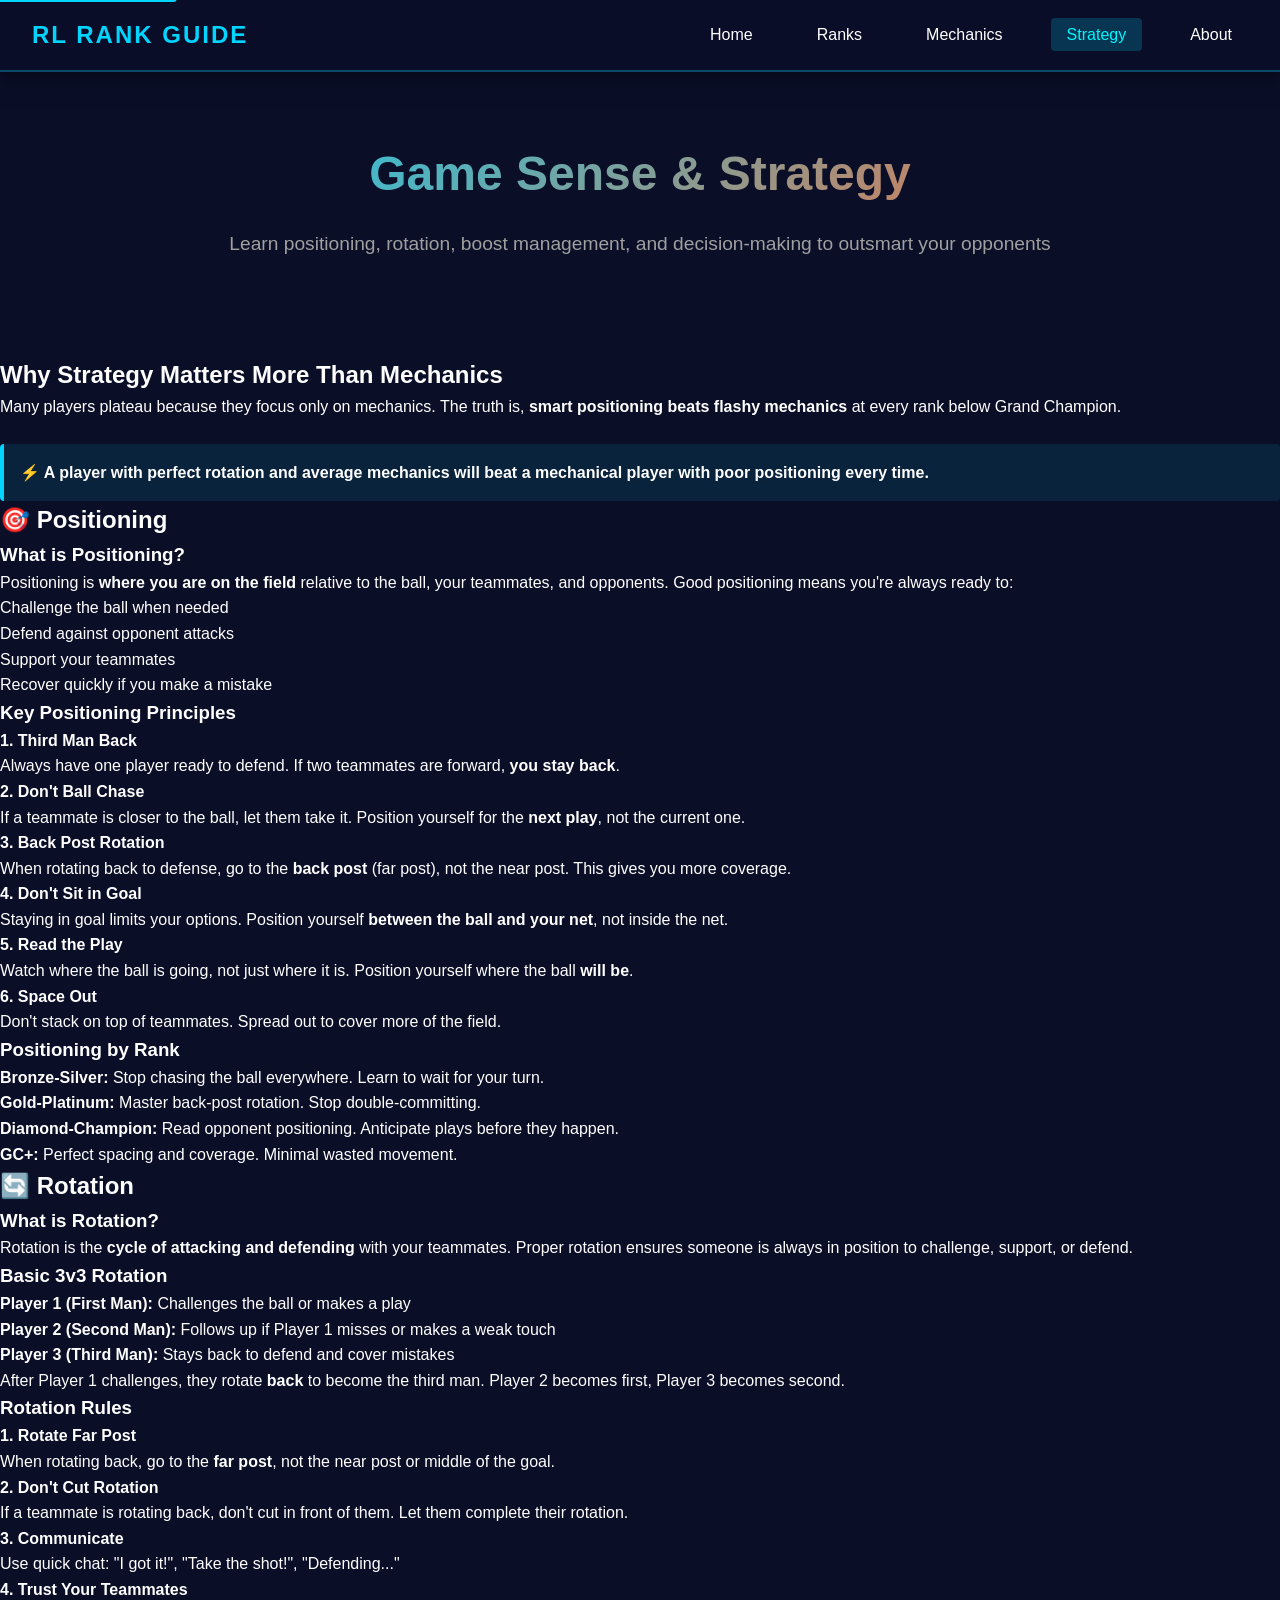
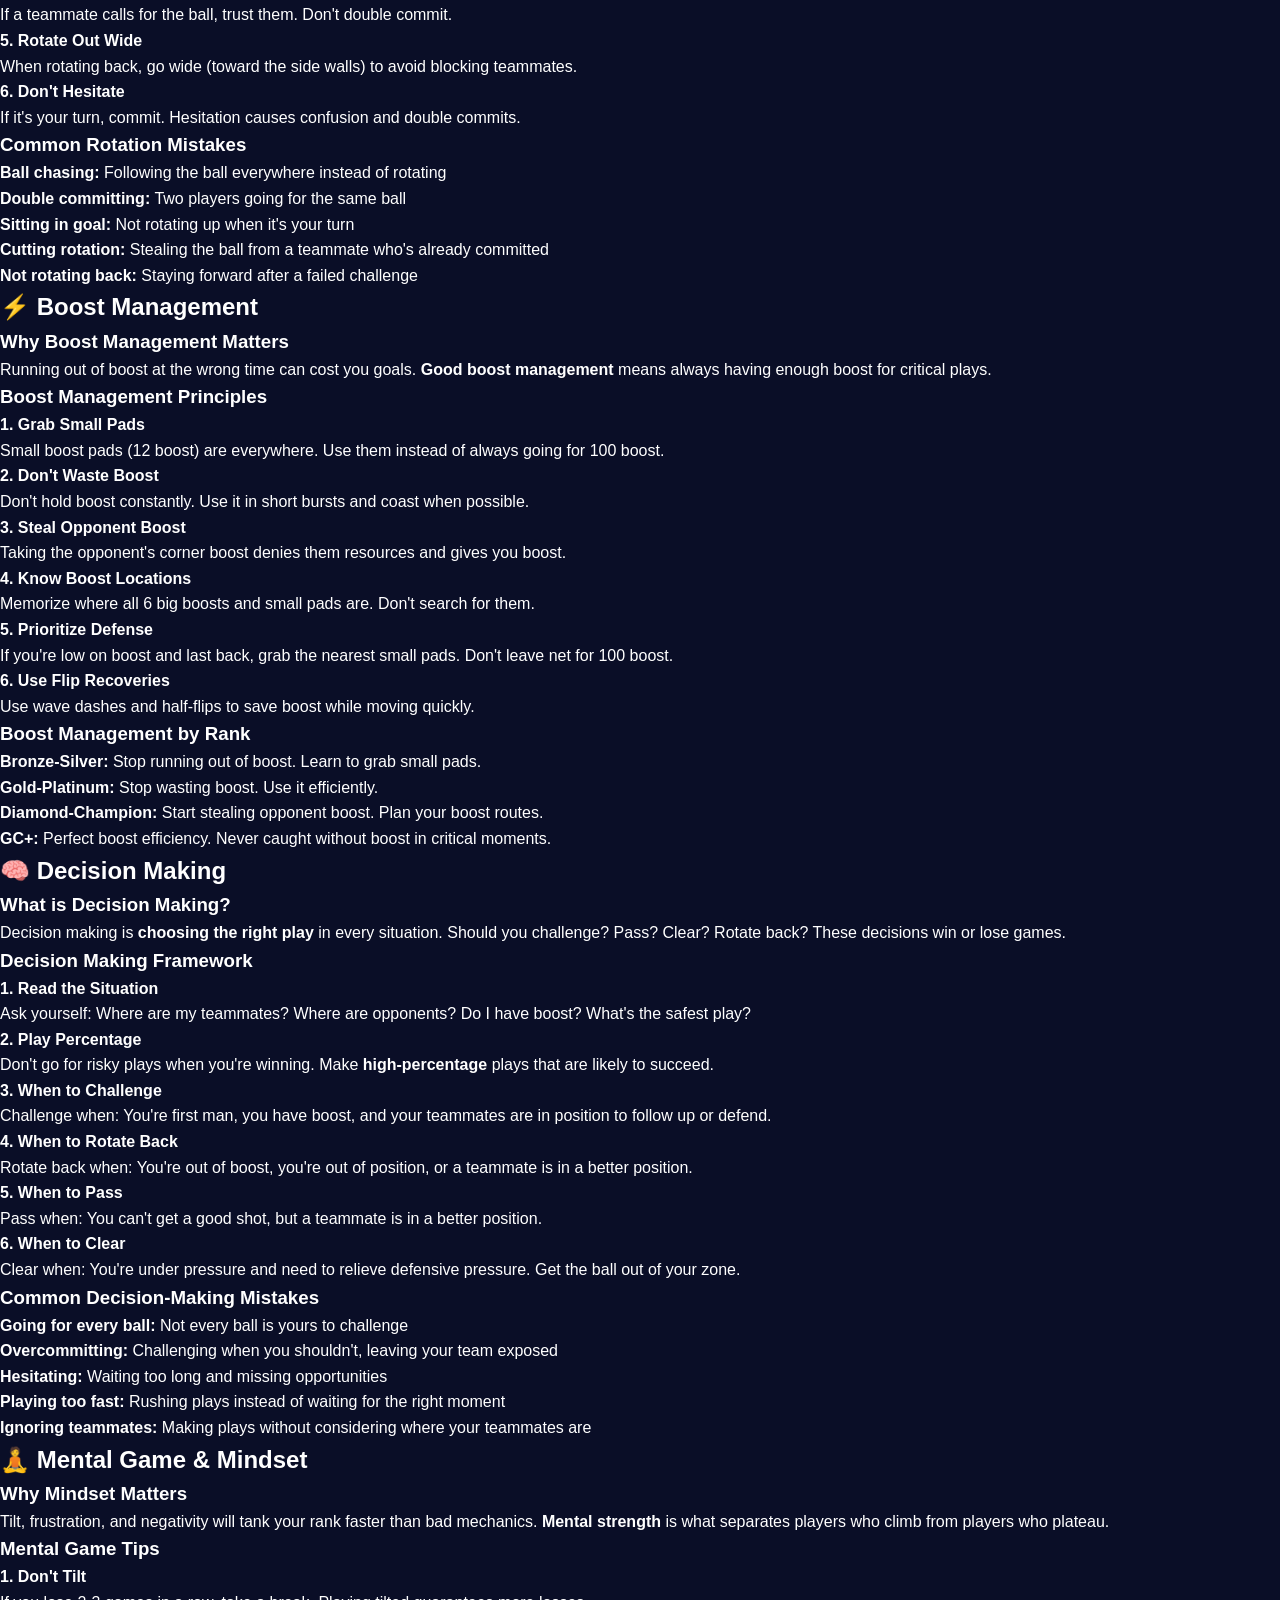
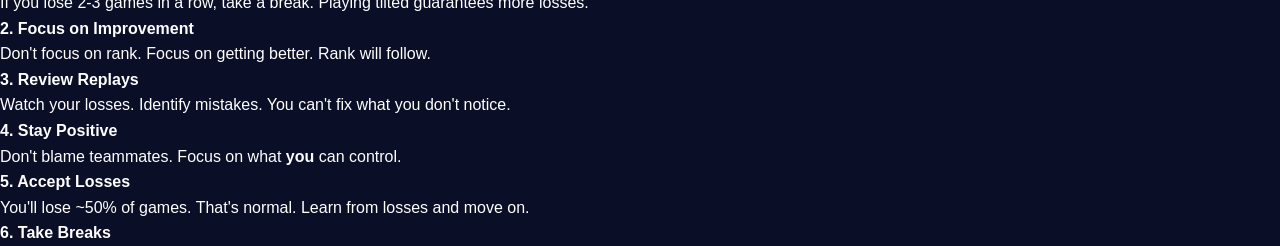
<file: strategy.html>
<!DOCTYPE html>
<html lang="en">
<head>
    <meta charset="UTF-8">
    <meta name="viewport" content="width=device-width, initial-scale=1.0">
    <meta name="description" content="Rocket League game sense and strategy guide - Learn positioning, rotation, boost management, and decision-making">
    <title>Game Sense & Strategy - Rocket League Rank Guide</title>
    <link rel="stylesheet" href="styles.css">
</head>
<body class="strategy-page">
    <a href="#main-content" class="skip-link">Skip to main content</a>
    
    <header>
        <nav aria-label="Main navigation">
            <div class="nav-container">
                <a href="index.html" class="logo">RL Rank Guide</a>
                <button class="mobile-menu-toggle" aria-label="Toggle mobile menu" aria-expanded="false">
                    <span class="hamburger"></span>
                </button>
                <ul class="nav-menu">
                    <li><a href="index.html">Home</a></li>
                    <li><a href="ranks.html">Ranks</a></li>
                    <li><a href="mechanics.html">Mechanics</a></li>
                    <li><a href="strategy.html" class="active">Strategy</a></li>
                    <li><a href="about.html">About</a></li>
                </ul>
            </div>
        </nav>
    </header>
    
    <main id="main-content">
        <section class="hero-section">
            <h1>Game Sense & Strategy</h1>
            <p class="hero-subtitle">Learn positioning, rotation, boost management, and decision-making to outsmart your opponents</p>
        </section>

        <section class="strategy-intro">
            <h2>Why Strategy Matters More Than Mechanics</h2>
            <p>Many players plateau because they focus only on mechanics. The truth is, <strong>smart positioning beats flashy mechanics</strong> at every rank below Grand Champion.</p>
            <p class="highlight">⚡ A player with perfect rotation and average mechanics will beat a mechanical player with poor positioning every time.</p>
        </section>

        <!-- POSITIONING -->
        <section class="strategy-section" id="positioning">
            <h2>🎯 Positioning</h2>
            <div class="strategy-content">
                <h3>What is Positioning?</h3>
                <p>Positioning is <strong>where you are on the field</strong> relative to the ball, your teammates, and opponents. Good positioning means you're always ready to:</p>
                <ul>
                    <li>Challenge the ball when needed</li>
                    <li>Defend against opponent attacks</li>
                    <li>Support your teammates</li>
                    <li>Recover quickly if you make a mistake</li>
                </ul>

                <h3>Key Positioning Principles</h3>
                <div class="tips-grid">
                    <div class="tip-card">
                        <h4>1. Third Man Back</h4>
                        <p>Always have one player ready to defend. If two teammates are forward, <strong>you stay back</strong>.</p>
                    </div>
                    <div class="tip-card">
                        <h4>2. Don't Ball Chase</h4>
                        <p>If a teammate is closer to the ball, let them take it. Position yourself for the <strong>next play</strong>, not the current one.</p>
                    </div>
                    <div class="tip-card">
                        <h4>3. Back Post Rotation</h4>
                        <p>When rotating back to defense, go to the <strong>back post</strong> (far post), not the near post. This gives you more coverage.</p>
                    </div>
                    <div class="tip-card">
                        <h4>4. Don't Sit in Goal</h4>
                        <p>Staying in goal limits your options. Position yourself <strong>between the ball and your net</strong>, not inside the net.</p>
                    </div>
                    <div class="tip-card">
                        <h4>5. Read the Play</h4>
                        <p>Watch where the ball is going, not just where it is. Position yourself where the ball <strong>will be</strong>.</p>
                    </div>
                    <div class="tip-card">
                        <h4>6. Space Out</h4>
                        <p>Don't stack on top of teammates. Spread out to cover more of the field.</p>
                    </div>
                </div>

                <h3>Positioning by Rank</h3>
                <ul>
                    <li><strong>Bronze-Silver:</strong> Stop chasing the ball everywhere. Learn to wait for your turn.</li>
                    <li><strong>Gold-Platinum:</strong> Master back-post rotation. Stop double-committing.</li>
                    <li><strong>Diamond-Champion:</strong> Read opponent positioning. Anticipate plays before they happen.</li>
                    <li><strong>GC+:</strong> Perfect spacing and coverage. Minimal wasted movement.</li>
                </ul>
            </div>
        </section>

        <!-- ROTATION -->
        <section class="strategy-section" id="rotation">
            <h2>🔄 Rotation</h2>
            <div class="strategy-content">
                <h3>What is Rotation?</h3>
                <p>Rotation is the <strong>cycle of attacking and defending</strong> with your teammates. Proper rotation ensures someone is always in position to challenge, support, or defend.</p>

                <h3>Basic 3v3 Rotation</h3>
                <ol>
                    <li><strong>Player 1 (First Man):</strong> Challenges the ball or makes a play</li>
                    <li><strong>Player 2 (Second Man):</strong> Follows up if Player 1 misses or makes a weak touch</li>
                    <li><strong>Player 3 (Third Man):</strong> Stays back to defend and cover mistakes</li>
                </ol>
                <p>After Player 1 challenges, they rotate <strong>back</strong> to become the third man. Player 2 becomes first, Player 3 becomes second.</p>

                <h3>Rotation Rules</h3>
                <div class="tips-grid">
                    <div class="tip-card">
                        <h4>1. Rotate Far Post</h4>
                        <p>When rotating back, go to the <strong>far post</strong>, not the near post or middle of the goal.</p>
                    </div>
                    <div class="tip-card">
                        <h4>2. Don't Cut Rotation</h4>
                        <p>If a teammate is rotating back, don't cut in front of them. Let them complete their rotation.</p>
                    </div>
                    <div class="tip-card">
                        <h4>3. Communicate</h4>
                        <p>Use quick chat: "I got it!", "Take the shot!", "Defending..."</p>
                    </div>
                    <div class="tip-card">
                        <h4>4. Trust Your Teammates</h4>
                        <p>If a teammate calls for the ball, trust them. Don't double commit.</p>
                    </div>
                    <div class="tip-card">
                        <h4>5. Rotate Out Wide</h4>
                        <p>When rotating back, go wide (toward the side walls) to avoid blocking teammates.</p>
                    </div>
                    <div class="tip-card">
                        <h4>6. Don't Hesitate</h4>
                        <p>If it's your turn, commit. Hesitation causes confusion and double commits.</p>
                    </div>
                </div>

                <h3>Common Rotation Mistakes</h3>
                <ul>
                    <li><strong>Ball chasing:</strong> Following the ball everywhere instead of rotating</li>
                    <li><strong>Double committing:</strong> Two players going for the same ball</li>
                    <li><strong>Sitting in goal:</strong> Not rotating up when it's your turn</li>
                    <li><strong>Cutting rotation:</strong> Stealing the ball from a teammate who's already committed</li>
                    <li><strong>Not rotating back:</strong> Staying forward after a failed challenge</li>
                </ul>
            </div>
        </section>

        <!-- BOOST MANAGEMENT -->
        <section class="strategy-section" id="boost-management">
            <h2>⚡ Boost Management</h2>
            <div class="strategy-content">
                <h3>Why Boost Management Matters</h3>
                <p>Running out of boost at the wrong time can cost you goals. <strong>Good boost management</strong> means always having enough boost for critical plays.</p>

                <h3>Boost Management Principles</h3>
                <div class="tips-grid">
                    <div class="tip-card">
                        <h4>1. Grab Small Pads</h4>
                        <p>Small boost pads (12 boost) are everywhere. Use them instead of always going for 100 boost.</p>
                    </div>
                    <div class="tip-card">
                        <h4>2. Don't Waste Boost</h4>
                        <p>Don't hold boost constantly. Use it in short bursts and coast when possible.</p>
                    </div>
                    <div class="tip-card">
                        <h4>3. Steal Opponent Boost</h4>
                        <p>Taking the opponent's corner boost denies them resources and gives you boost.</p>
                    </div>
                    <div class="tip-card">
                        <h4>4. Know Boost Locations</h4>
                        <p>Memorize where all 6 big boosts and small pads are. Don't search for them.</p>
                    </div>
                    <div class="tip-card">
                        <h4>5. Prioritize Defense</h4>
                        <p>If you're low on boost and last back, grab the nearest small pads. Don't leave net for 100 boost.</p>
                    </div>
                    <div class="tip-card">
                        <h4>6. Use Flip Recoveries</h4>
                        <p>Use wave dashes and half-flips to save boost while moving quickly.</p>
                    </div>
                </div>

                <h3>Boost Management by Rank</h3>
                <ul>
                    <li><strong>Bronze-Silver:</strong> Stop running out of boost. Learn to grab small pads.</li>
                    <li><strong>Gold-Platinum:</strong> Stop wasting boost. Use it efficiently.</li>
                    <li><strong>Diamond-Champion:</strong> Start stealing opponent boost. Plan your boost routes.</li>
                    <li><strong>GC+:</strong> Perfect boost efficiency. Never caught without boost in critical moments.</li>
                </ul>
            </div>
        </section>

        <!-- DECISION MAKING -->
        <section class="strategy-section" id="decision-making">
            <h2>🧠 Decision Making</h2>
            <div class="strategy-content">
                <h3>What is Decision Making?</h3>
                <p>Decision making is <strong>choosing the right play</strong> in every situation. Should you challenge? Pass? Clear? Rotate back? These decisions win or lose games.</p>

                <h3>Decision Making Framework</h3>
                <div class="tips-grid">
                    <div class="tip-card">
                        <h4>1. Read the Situation</h4>
                        <p>Ask yourself: Where are my teammates? Where are opponents? Do I have boost? What's the safest play?</p>
                    </div>
                    <div class="tip-card">
                        <h4>2. Play Percentage</h4>
                        <p>Don't go for risky plays when you're winning. Make <strong>high-percentage</strong> plays that are likely to succeed.</p>
                    </div>
                    <div class="tip-card">
                        <h4>3. When to Challenge</h4>
                        <p>Challenge when: You're first man, you have boost, and your teammates are in position to follow up or defend.</p>
                    </div>
                    <div class="tip-card">
                        <h4>4. When to Rotate Back</h4>
                        <p>Rotate back when: You're out of boost, you're out of position, or a teammate is in a better position.</p>
                    </div>
                    <div class="tip-card">
                        <h4>5. When to Pass</h4>
                        <p>Pass when: You can't get a good shot, but a teammate is in a better position.</p>
                    </div>
                    <div class="tip-card">
                        <h4>6. When to Clear</h4>
                        <p>Clear when: You're under pressure and need to relieve defensive pressure. Get the ball out of your zone.</p>
                    </div>
                </div>

                <h3>Common Decision-Making Mistakes</h3>
                <ul>
                    <li><strong>Going for every ball:</strong> Not every ball is yours to challenge</li>
                    <li><strong>Overcommitting:</strong> Challenging when you shouldn't, leaving your team exposed</li>
                    <li><strong>Hesitating:</strong> Waiting too long and missing opportunities</li>
                    <li><strong>Playing too fast:</strong> Rushing plays instead of waiting for the right moment</li>
                    <li><strong>Ignoring teammates:</strong> Making plays without considering where your teammates are</li>
                </ul>
            </div>
        </section>

        <!-- MENTAL GAME -->
        <section class="strategy-section" id="mental-game">
            <h2>🧘 Mental Game & Mindset</h2>
            <div class="strategy-content">
                <h3>Why Mindset Matters</h3>
                <p>Tilt, frustration, and negativity will tank your rank faster than bad mechanics. <strong>Mental strength</strong> is what separates players who climb from players who plateau.</p>

                <h3>Mental Game Tips</h3>
                <div class="tips-grid">
                    <div class="tip-card">
                        <h4>1. Don't Tilt</h4>
                        <p>If you lose 2-3 games in a row, take a break. Playing tilted guarantees more losses.</p>
                    </div>
                    <div class="tip-card">
                        <h4>2. Focus on Improvement</h4>
                        <p>Don't focus on rank. Focus on getting better. Rank will follow.</p>
                    </div>
                    <div class="tip-card">
                        <h4>3. Review Replays</h4>
                        <p>Watch your losses. Identify mistakes. You can't fix what you don't notice.</p>
                    </div>
                    <div class="tip-card">
                        <h4>4. Stay Positive</h4>
                        <p>Don't blame teammates. Focus on what <strong>you</strong> can control.</p>
                    </div>
                    <div class="tip-card">
                        <h4>5. Accept Losses</h4>
                        <p>You'll lose ~50% of games. That's normal. Learn from losses and move on.</p>
                    </div>
                    <div class="tip-card">
                        <h4>6. Take Breaks</h4>
                        <p
</file>
<file: styles.css>
/* ===== GLOBAL STYLES ===== */
* {
    margin: 0;
    padding: 0;
    box-sizing: border-box;
}

:root {
    --primary-color: #00d4ff;
    --secondary-color: #ff6b35;
    --dark-bg: #0a0e27;
    --darker-bg: #050814;
    --text-light: #ffffff;
    --text-muted: #a0a0a0;
    --bronze: #cd7f32;
    --silver: #c0c0c0;
    --gold: #ffd700;
    --platinum: #4a90a4;
    --diamond: #4169e1;
    --champion: #9370db;
    --gc: #dc143c;
    --ssl: #ff00ff;
}

body {
    font-family: 'Segoe UI', Tahoma, Geneva, Verdana, sans-serif;
    background-color: var(--dark-bg);
    color: var(--text-light);
    line-height: 1.6;
    min-height: 100vh;
}

/* ===== IMPROVED LINK COLORS (HIGH CONTRAST FOR ACCESSIBILITY) ===== */
a {
    color: #00f7ff; /* Bright cyan - high contrast */
    text-decoration: none;
    transition: color 0.3s ease;
}

a:visited {
    color: #b19dff; /* Light purple - visible on dark bg */
}

a:hover,
a:focus {
    color: #ffcc00; /* Bright yellow on hover */
    text-decoration: underline;
    outline: 2px solid #ffcc00;
    outline-offset: 2px;
}

/* ===== SKIP LINK (Accessibility) ===== */
.skip-link {
    position: absolute;
    top: -40px;
    left: 0;
    background: var(--primary-color);
    color: var(--dark-bg);
    padding: 8px 16px;
    text-decoration: none;
    z-index: 1000;
    border-radius: 0 0 4px 0;
}

.skip-link:focus {
    top: 0;
}

/* ===== HEADER & NAVIGATION ===== */
header {
    background: rgba(10, 14, 39, 0.95);
    backdrop-filter: blur(10px);
    border-bottom: 2px solid rgba(0, 212, 255, 0.3);
    position: sticky;
    top: 0;
    z-index: 100;
    box-shadow: 0 4px 20px rgba(0, 0, 0, 0.5);
}

.nav-container {
    max-width: 1400px;
    margin: 0 auto;
    padding: 1rem 2rem;
    display: flex;
    justify-content: space-between;
    align-items: center;
}

.logo {
    font-size: 1.5rem;
    font-weight: bold;
    color: var(--primary-color);
    text-decoration: none;
    text-transform: uppercase;
    letter-spacing: 2px;
}

.logo:hover {
    color: var(--secondary-color);
}

.mobile-menu-toggle {
    display: none;
    background: none;
    border: none;
    cursor: pointer;
    padding: 0.5rem;
}

.hamburger {
    display: block;
    width: 25px;
    height: 3px;
    background: var(--text-light);
    position: relative;
}

.hamburger::before,
.hamburger::after {
    content: '';
    position: absolute;
    width: 25px;
    height: 3px;
    background: var(--text-light);
    left: 0;
}

.hamburger::before {
    top: -8px;
}

.hamburger::after {
    bottom: -8px;
}

.nav-menu {
    display: flex;
    list-style: none;
    gap: 2rem;
}

.nav-menu a {
    color: var(--text-light);
    text-decoration: none;
    font-weight: 500;
    padding: 0.5rem 1rem;
    border-radius: 4px;
    transition: all 0.3s ease;
}

.nav-menu a:hover,
.nav-menu a:focus {
    background: rgba(0, 212, 255, 0.1);
    color: #00f7ff;
    outline: 2px solid var(--primary-color);
    outline-offset: 2px;
}

.nav-menu a.active {
    background: rgba(0, 212, 255, 0.2);
    color: #00f7ff;
}

/* ===== HERO SECTION ===== */
.hero {
    display: grid;
    grid-template-columns: 1fr 1fr;
    gap: 3rem;
    max-width: 1400px;
    margin: 0 auto;
    padding: 4rem 2rem;
    align-items: center;
}

.hero-content h1 {
    font-size: 3rem;
    margin-bottom: 1rem;
    background: linear-gradient(135deg, var(--primary-color), var(--secondary-color));
    -webkit-background-clip: text;
    -webkit-text-fill-color: transparent;
    background-clip: text;
}

.hero-subtitle {
    font-size: 1.2rem;
    color: var(--text-muted);
    margin-bottom: 2rem;
}

.hero-buttons {
    display: flex;
    gap: 1rem;
    flex-wrap: wrap;
}

.btn-primary,
.btn-secondary {
    padding: 1rem 2rem;
    border-radius: 8px;
    text-decoration: none;
    font-weight: bold;
    font-size: 1rem;
    transition: all 0.3s ease;
    display: inline-block;
    text-align: center;
}

.btn-primary {
    background: linear-gradient(135deg, var(--primary-color), #0099cc);
    color: var(--text-light);
    border: none;
}

.btn-primary:hover,
.btn-primary:focus {
    transform: translateY(-3px);
    box-shadow: 0 8px 25px rgba(0, 212, 255, 0.4);
    outline: 2px solid var(--primary-color);
    outline-offset: 2px;
}

.btn-secondary {
    background: transparent;
    color: var(--primary-color);
    border: 2px solid var(--primary-color);
}

.btn-secondary:hover,
.btn-secondary:focus {
    background: rgba(0, 212, 255, 0.1);
    transform: translateY(-3px);
    outline: 2px solid var(--primary-color);
    outline-offset: 2px;
}

.hero-image {
    position: relative;
}

.hero-image img {
    width: 100%;
    height: auto;
    border-radius: 15px;
    box-shadow: 0 10px 40px rgba(0, 212, 255, 0.3);
}

/* ===== HERO SECTION (Alternative for other pages) ===== */
.hero-section {
    text-align: center;
    padding: 4rem 2rem;
    max-width: 1200px;
    margin: 0 auto;
}

.hero-section h1 {
    font-size: 3rem;
    margin-bottom: 1rem;
    background: linear-gradient(135deg, var(--primary-color), var(--secondary-color));
    -webkit-background-clip: text;
    -webkit-text-fill-color: transparent;
    background-clip: text;
}

/* ===== FEATURES SECTION ===== */
.features {
    max-width: 1400px;
    margin: 4rem auto;
    padding: 2rem;
}

.features h2 {
    text-align: center;
    font-size: 2.5rem;
    margin-bottom: 3rem;
    color: var(--primary-color);
}

.features-grid {
    display: grid;
    grid-template-columns: repeat(auto-fit, minmax(280px, 1fr));
    gap: 2rem;
}

.feature-card {
    background: rgba(255, 255, 255, 0.05);
    backdrop-filter: blur(10px);
    border: 1px solid rgba(0, 212, 255, 0.2);
    border-radius: 12px;
    padding: 2rem;
    transition: all 0.3s ease;
}

.feature-card:hover {
    transform: translateY(-5px);
    border-color: var(--primary-color);
    box-shadow: 0 10px 30px rgba(0, 212, 255, 0.3);
}

.feature-icon {
    font-size: 3rem;
    margin-bottom: 1rem;
}

.feature-card h3 {
    font-size: 1.5rem;
    margin-bottom: 1rem;
    color: var(--primary-color);
}

.feature-card p {
    color: var(--text-muted);
    margin-bottom: 1.5rem;
}

.feature-link {
    color: #00f7ff;
    text-decoration: none;
    font-weight: bold;
    transition: all 0.3s ease;
}

.feature-link:hover {
    color: #ffcc00;
    text-decoration: underline;
}

/* ===== HOW IT WORKS SECTION ===== */
.how-it-works {
    background: rgba(255, 255, 255, 0.03);
    padding: 4rem 2rem;
    margin: 4rem 0;
}

.how-it-works h2 {
    text-align: center;
    font-size: 2.5rem;
    margin-bottom: 3rem;
    color: var(--primary-color);
}

.info-container {
    max-width: 1200px;
    margin: 0 auto;
    display: grid;
    grid-template-columns: 1fr 1fr;
    gap: 3rem;
    align-items: center;
}

.info-text h3 {
    font-size: 1.8rem;
    margin-bottom: 1rem;
    color: var(--secondary-color);
}

.info-text ul {
    list-style: none;
    padding-left: 0;
}

.info-text li {
    padding: 0.5rem 0;
    padding-left: 1.5rem;
    position: relative;
}

.info-text li::before {
    content: '▸';
    position: absolute;
    left: 0;
    color: var(--primary-color);
    font-weight: bold;
}

.highlight {
    background: rgba(0, 212, 255, 0.1);
    border-left: 4px solid var(--primary-color);
    padding: 1rem;
    margin-top: 1.5rem;
    border-radius: 4px;
    font-weight: bold;
}

.info-visual img {
    width: 100%;
    border-radius: 12px;
    box-shadow: 0 8px 30px rgba(0, 0, 0, 0.5);
}

/* ===== RANK OVERVIEW SECTION ===== */
.rank-overview {
    max-width: 1400px;
    margin: 4rem auto;
    padding: 2rem;
}

.rank-overview h2 {
    text-align: center;
    font-size: 2.5rem;
    margin-bottom: 3rem;
    color: var(--primary-color);
}

.rank-timeline {
    display: grid;
    grid-template-columns: repeat(auto-fit, minmax(150px, 1fr));
    gap: 1.5rem;
}

.rank-item {
    background: rgba(255, 255, 255, 0.05);
    border-radius: 12px;
    padding: 1.5rem;
    text-align: center;
    transition: all 0.3s ease;
    border: 2px solid transparent;
}

.rank-item:hover {
    transform: translateY(-5px);
    box-shadow: 0 10px 30px rgba(0, 0, 0, 0.5);
}

.rank-item.bronze:hover { border-color: var(--bronze); }
.rank-item.silver:hover { border-color: var(--silver); }
.rank-item.gold:hover { border-color: var(--gold); }
.rank-item.platinum:hover { border-color: var(--platinum); }
.rank-item.diamond:hover { border-color: var(--diamond); }
.rank-item.champion:hover { border-color: var(--champion); }
.rank-item.gc:hover { border-color: var(--gc); }
.rank-item.ssl:hover { border-color: var(--ssl); }

.rank-badge {
    width: 80px;
    height: 80px;
    margin: 0 auto 1rem;
    display: block;
    filter: drop-shadow(0 4px 15px rgba(0, 0, 0, 0.5));
    transition: transform 0.3s ease;
}

.rank-item:hover .rank-badge {
    transform: scale(1.1) rotate(5deg);
}

.rank-item h3 {
    font-size: 1.2rem;
    margin-bottom: 0.5rem;
}

.rank-item .mmr {
    color: var(--text-muted);
    font-size: 0.9rem;
    margin-bottom: 0.3rem;
}

.rank-item .hours {
    color: var(--primary-color);
    font-size: 0.9rem;
    font-weight: bold;
    margin-bottom: 1rem;
}

.rank-link {
    color: #00f7ff;
    text-decoration: none;
    font-weight: bold;
    font-size: 0.9rem;
}

.rank-link:hover {
    color: #ffcc00;
}

/* ===== CTA SECTION ===== */
.cta-section {
    background: linear-gradient(135deg, rgba(0, 212, 255, 0.1), rgba(255, 107, 53, 0.1));
    padding: 4rem 2rem;
    text-align: center;
    margin: 4rem 0;
}

.cta-content h2 {
    font-size: 2.5rem;
    margin-bottom: 1rem;
    color: var(--primary-color);
}

.cta-content p {
    font-size: 1.2rem;
    color: var(--text-muted);
    margin-bottom: 2rem;
}

.cta-buttons {
    display: flex;
    gap: 1rem;
    justify-content: center;
    flex-wrap: wrap;
}

/* ===== QUICK
</file>
